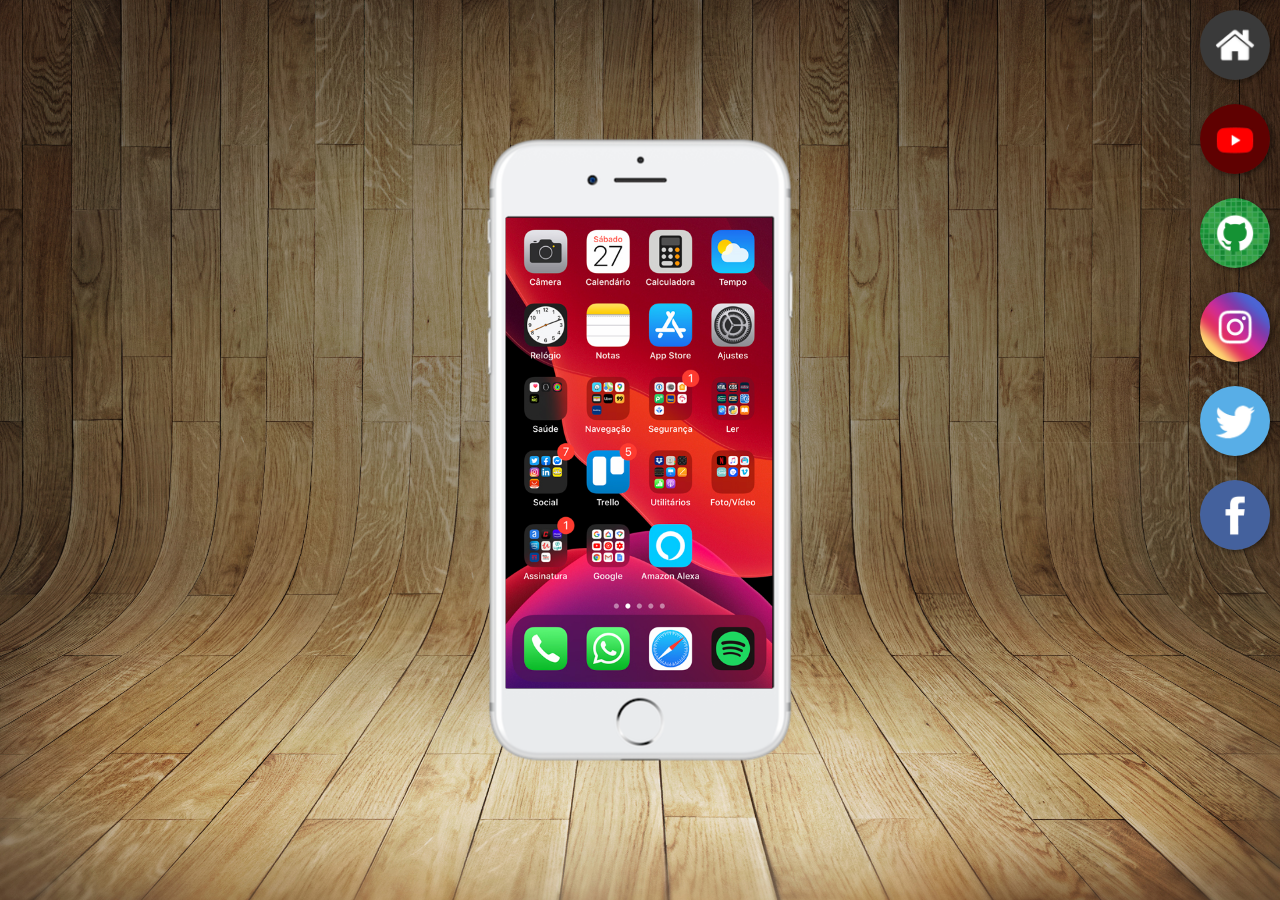
<file: index.html>
<!DOCTYPE html>
<html lang="pt-br">
<head>
    <meta charset="UTF-8">
    <meta name="viewport" content="width=device-width, initial-scale=1.0">
    <link rel="shortcut icon" href="favicon.ico" type="image/x-icon">
    <link rel="stylesheet" href="estilos/style.css">
    <title>Projeto Redes Sociais</title>
</head>
<body>
    <main>
        <section id="telefone">
            <iframe src="home.html" frameborder="0" name="tela" id="tela">
                Seu navegador não é compatível com isso.
            </iframe>

        </section>
        <section id="redes-sociais">

            <a href="home.html" target="tela"><img src="imagens/logo-home.jpg" alt="home"></a> <br>
            <a href="youtube.html" target="tela"><img src="imagens/logo-youtube.jpg" alt="Youtube"></a> <br>
            <a href="github.html" target="tela"><img src="imagens/logo-github.jpg" alt="GitHub"></a> <br>
            <a href="instagram.html" target="tela"><img src="imagens/logo-instagram.jpg" alt="Instagram"></a> <br>
            <a href="twitter.html" target="tela"><img src="imagens/logo-twitter.jpg" alt="Twitter"></a> <br>
            <a href="facebook.html" target="tela"><img src="imagens/logo-facebook.jpg" alt="Facebook"></a> <br>

        </section>
    </main>
    
</body>
</html>
</file>
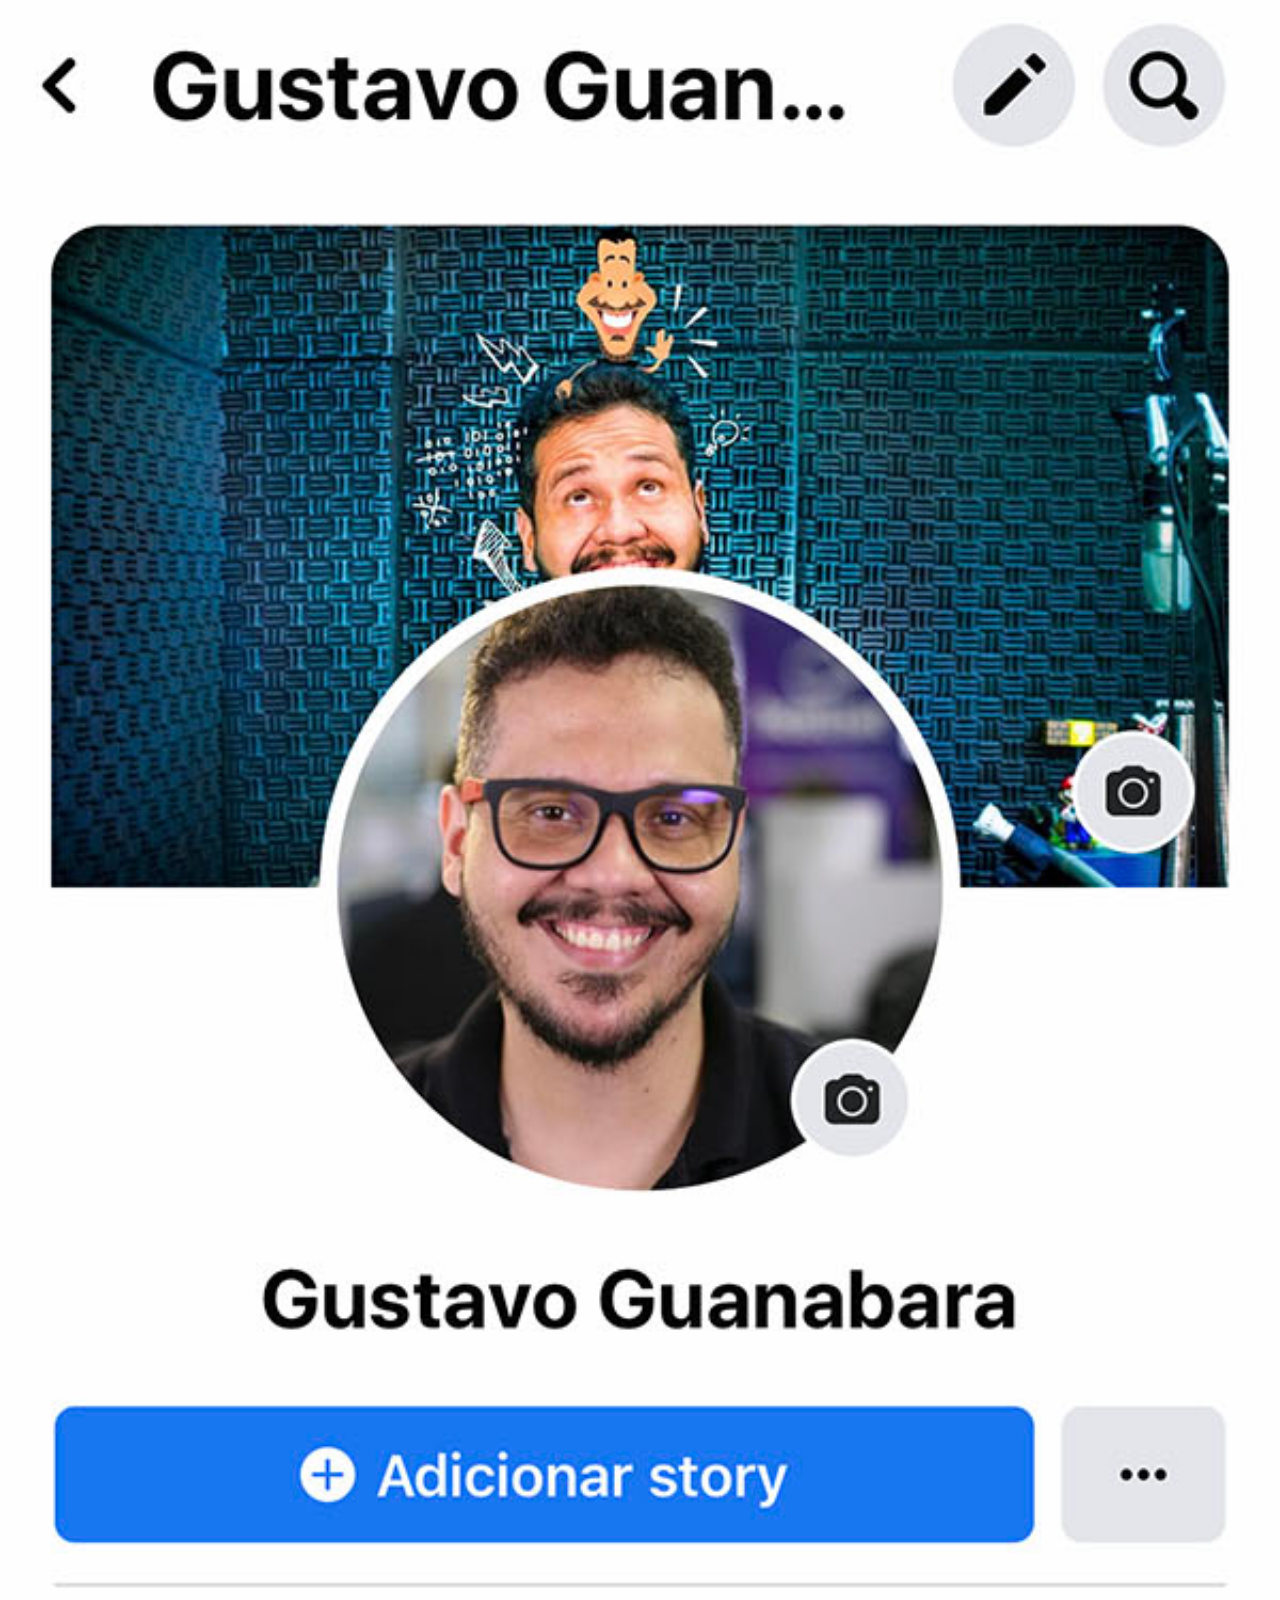
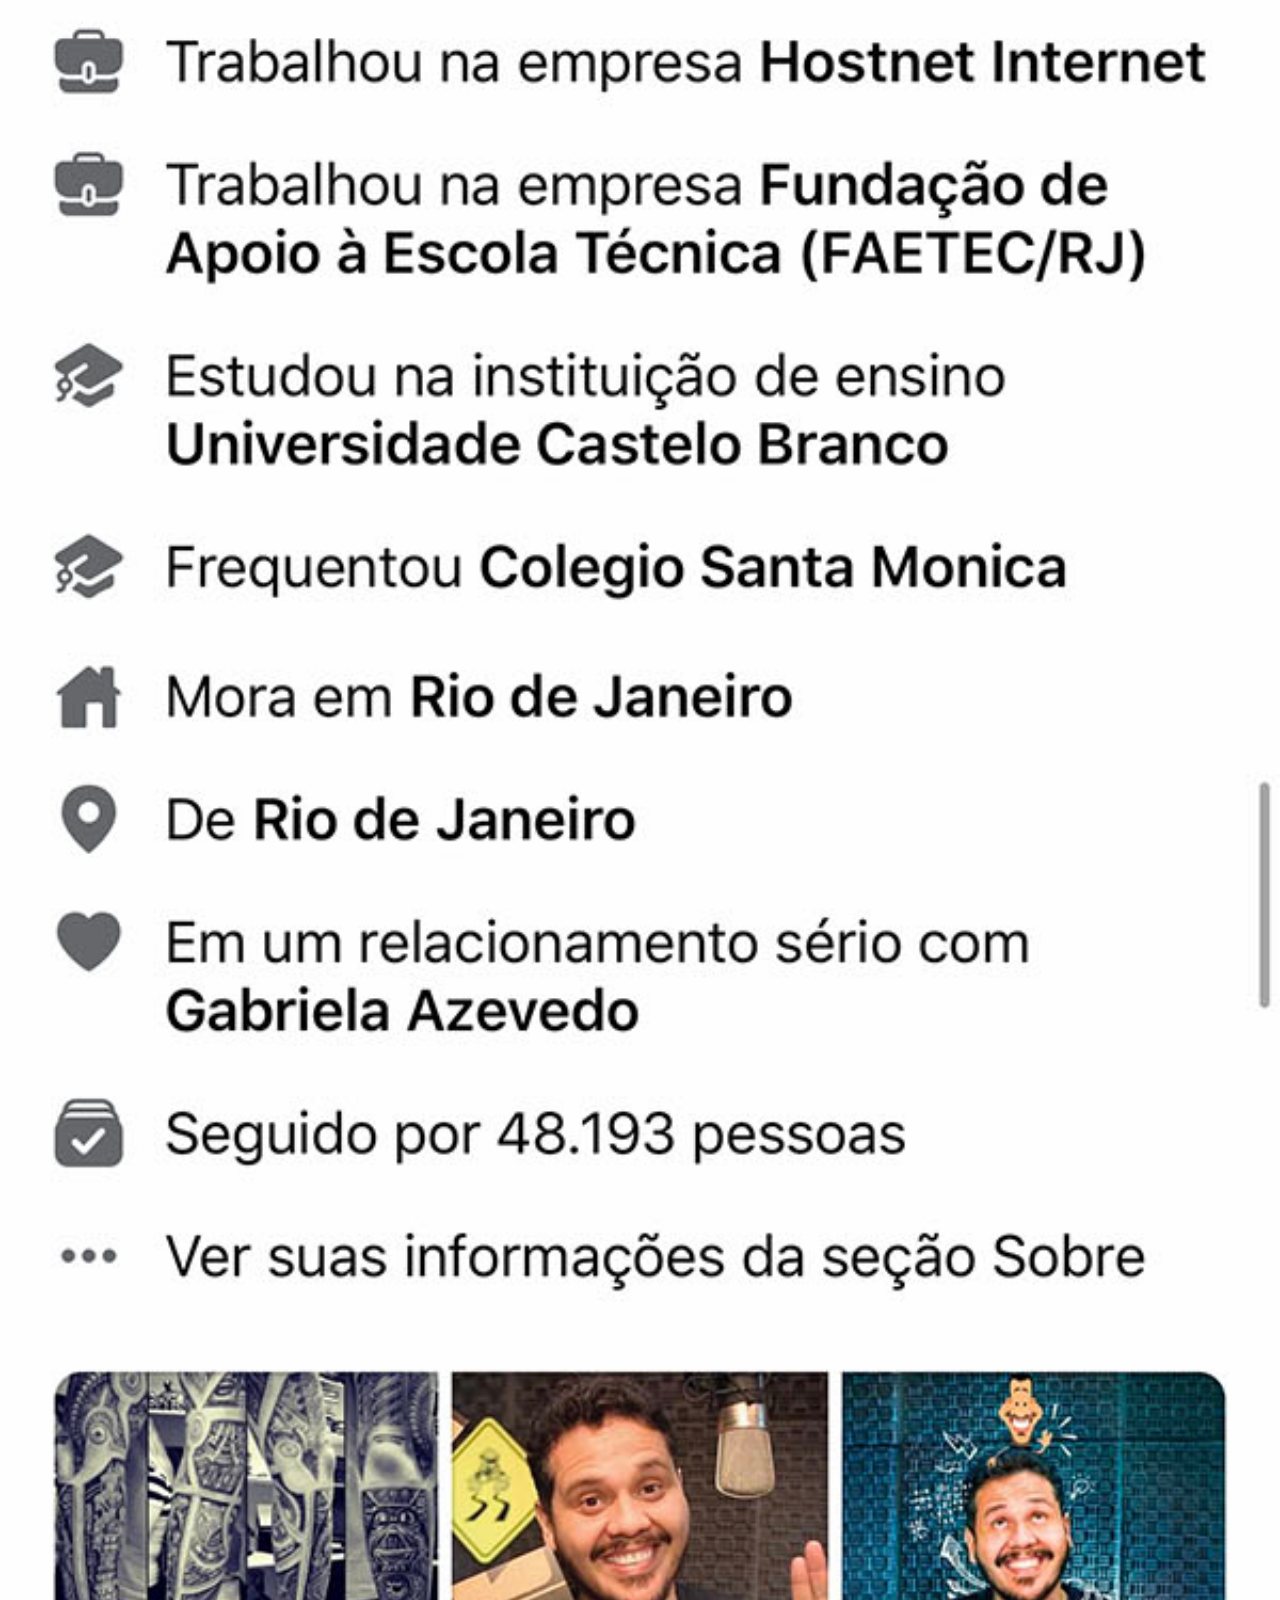
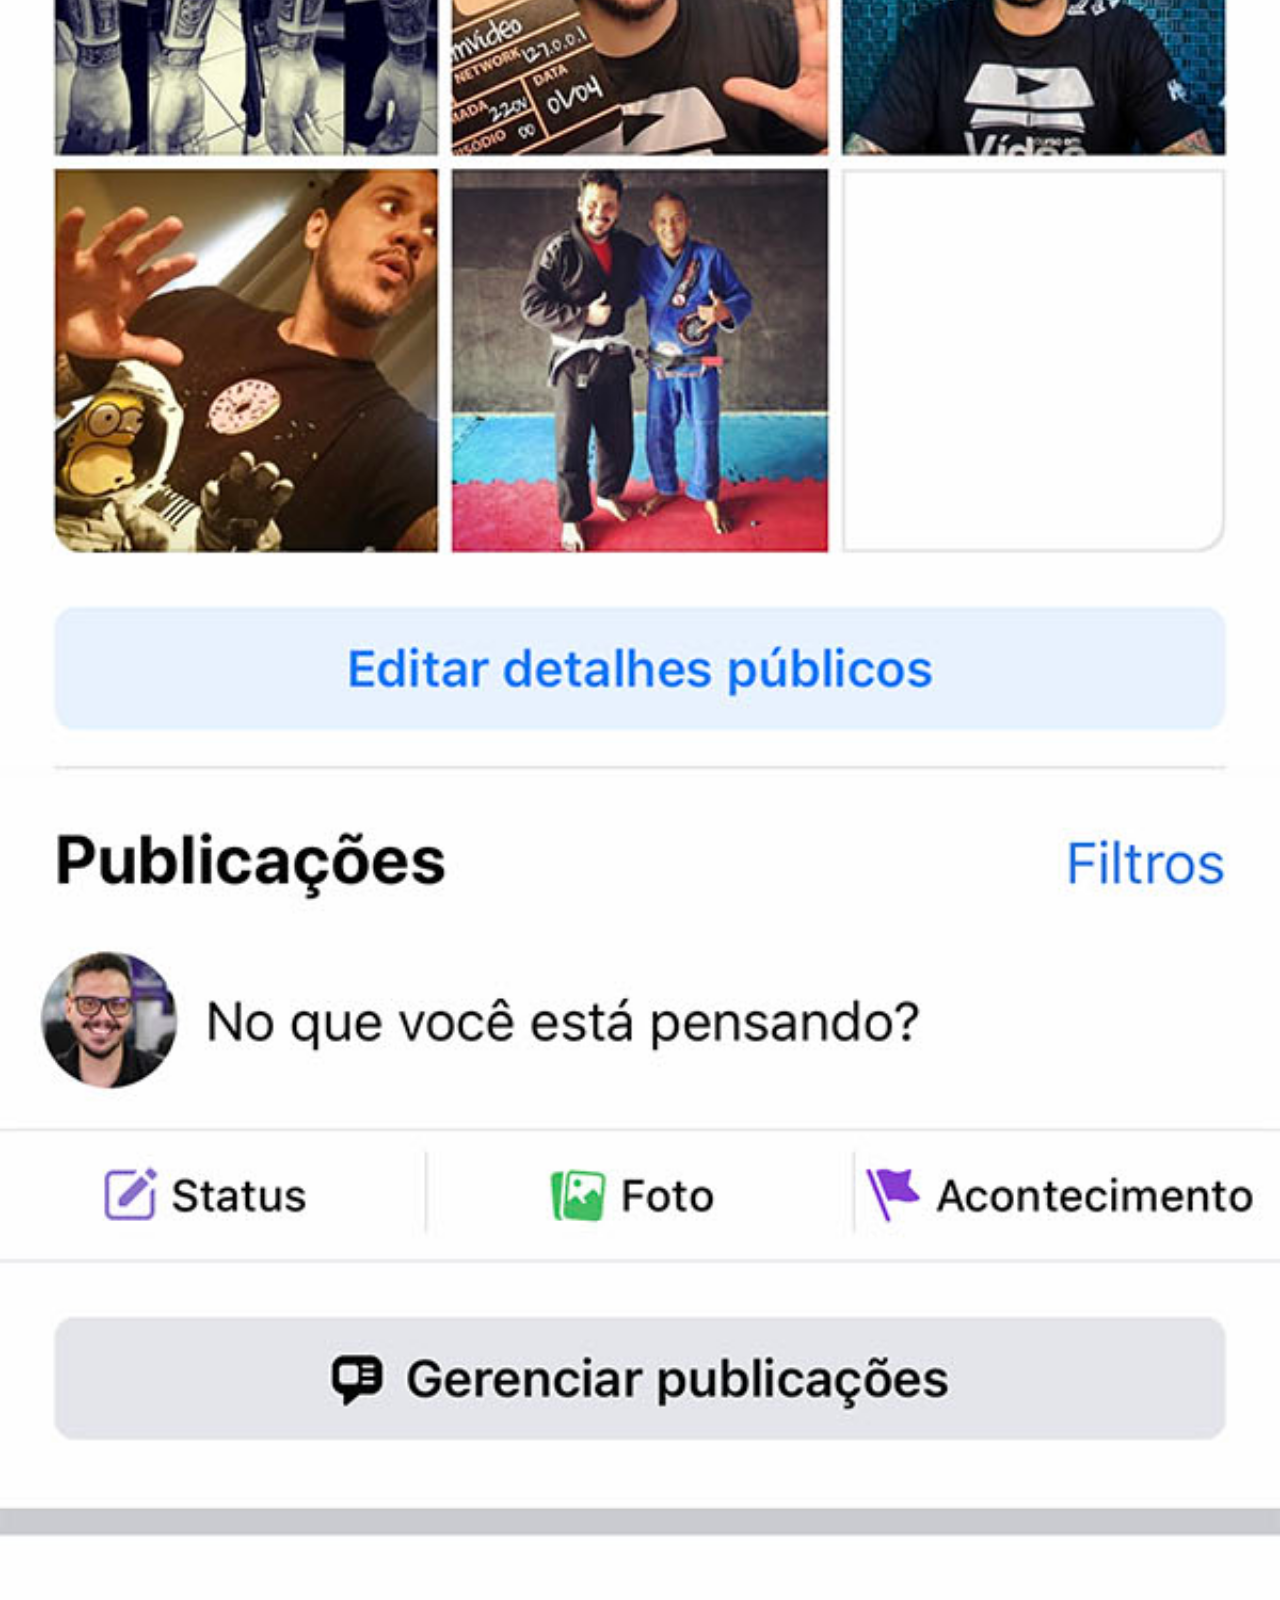
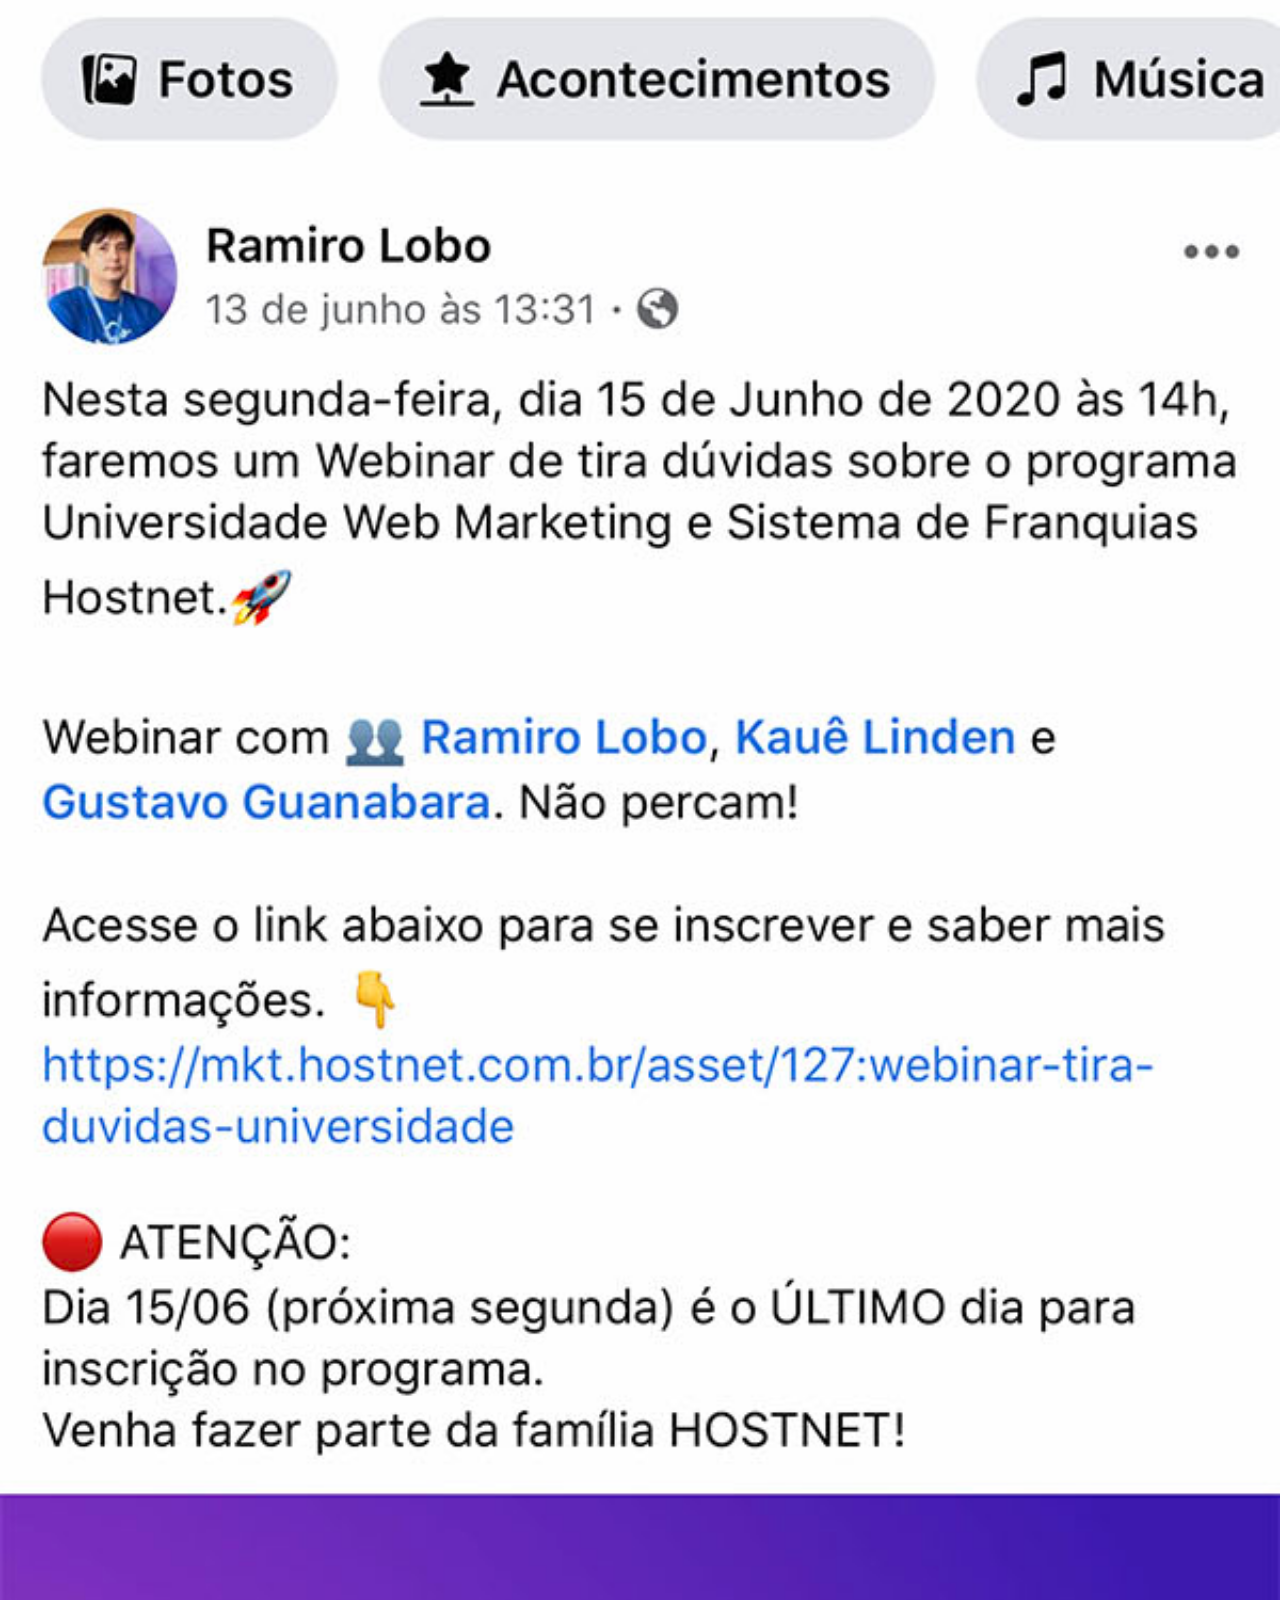
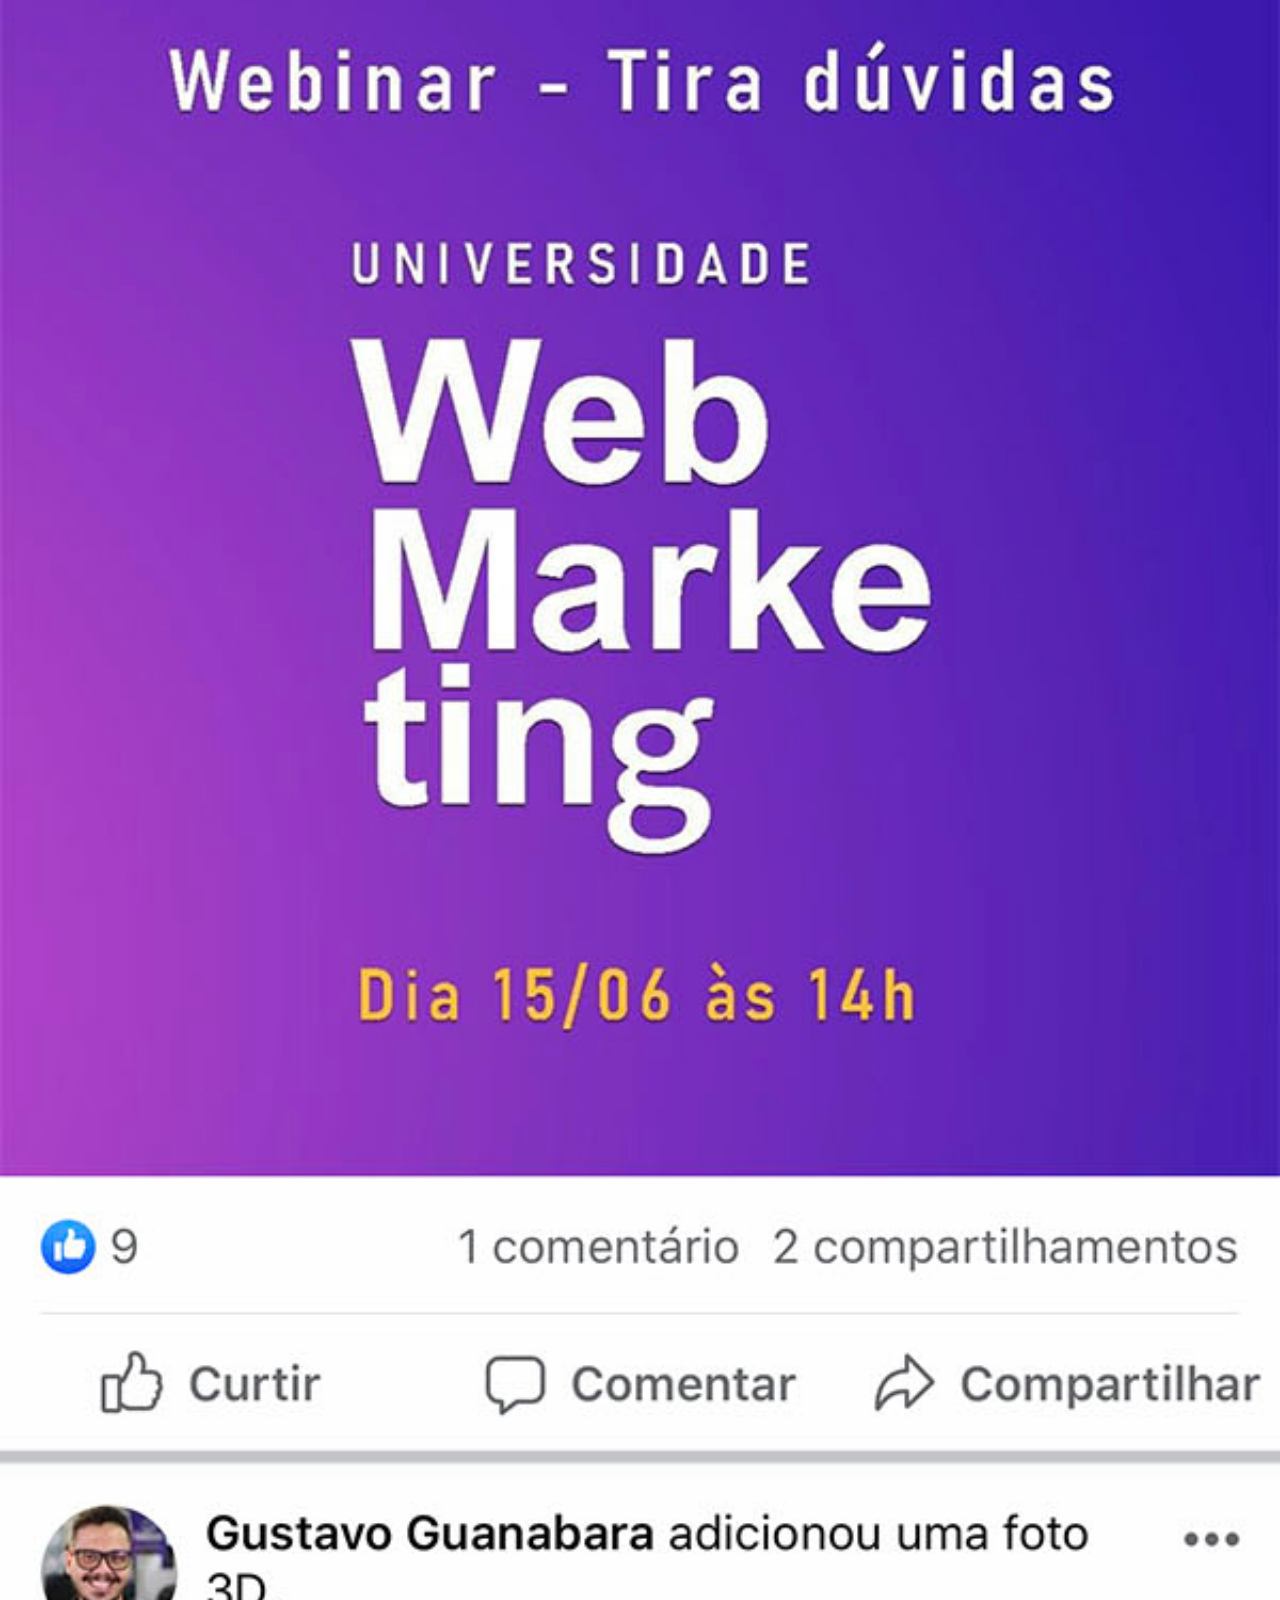
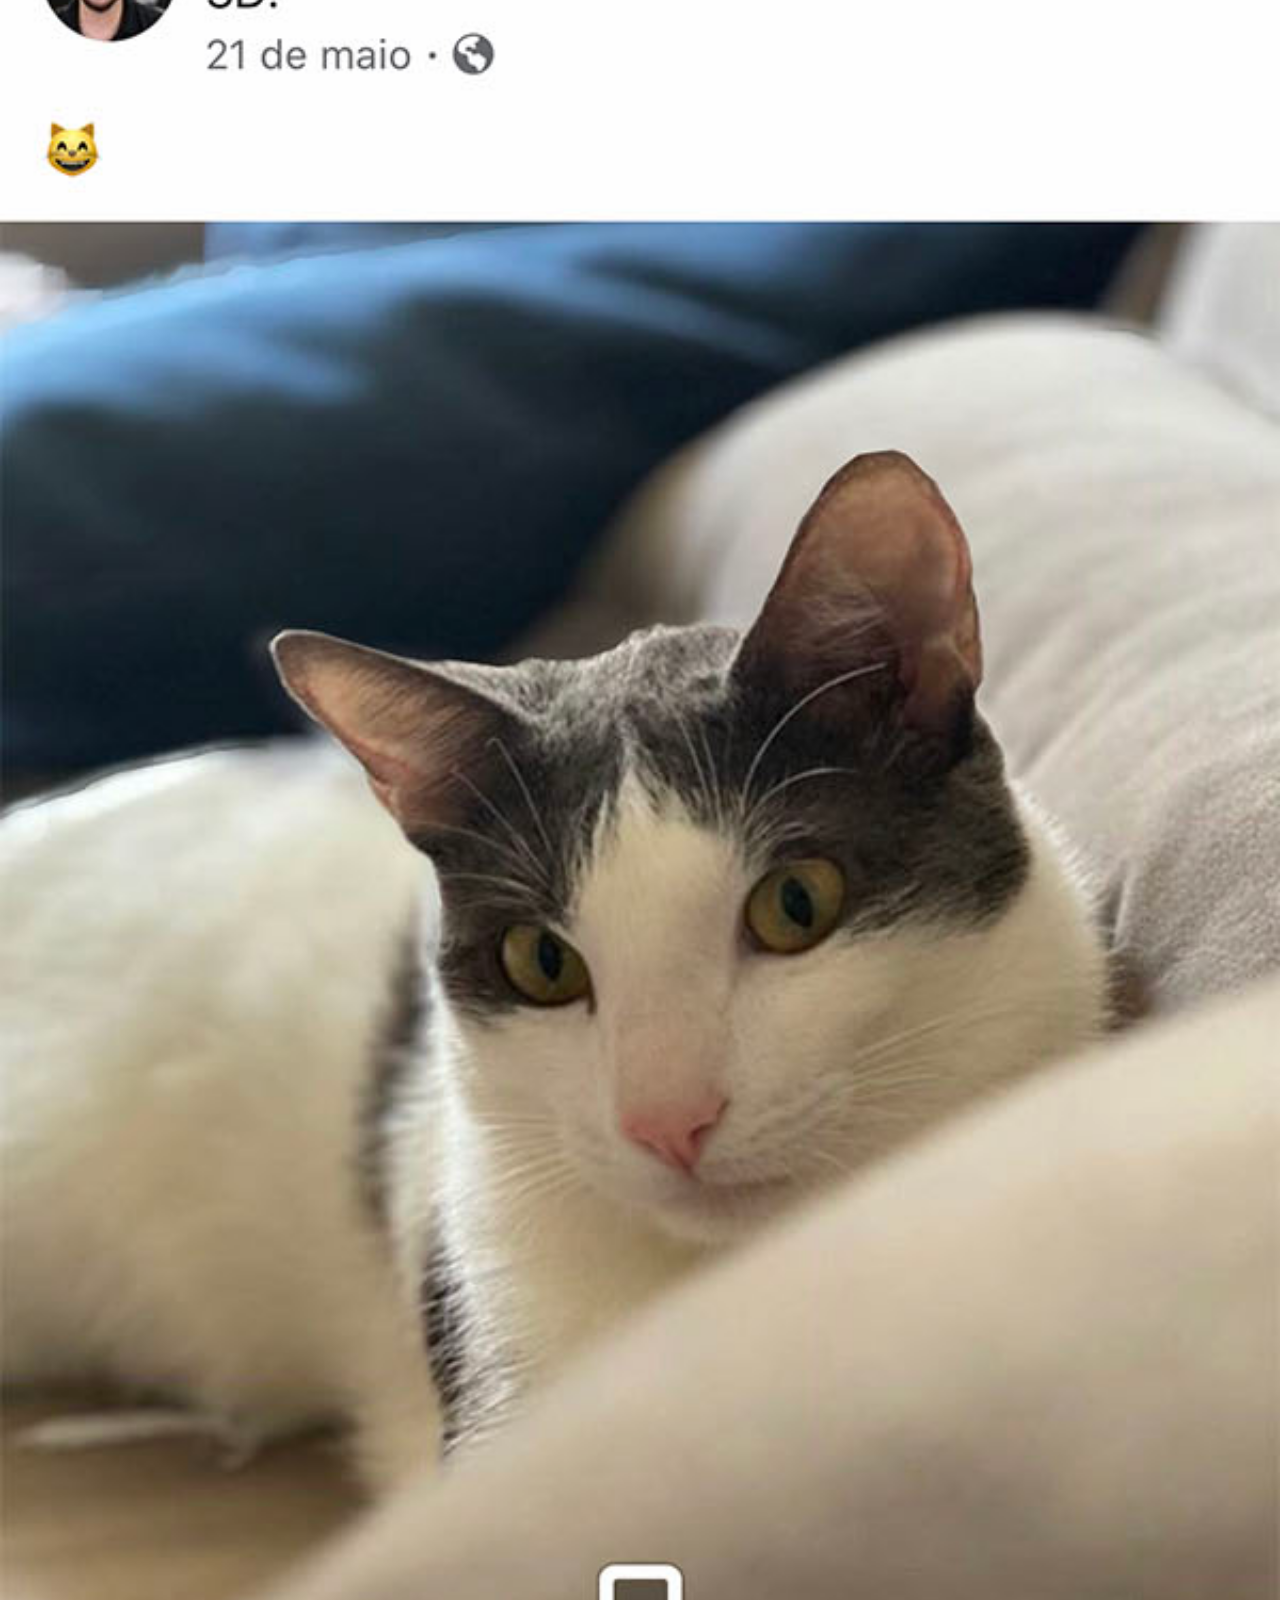
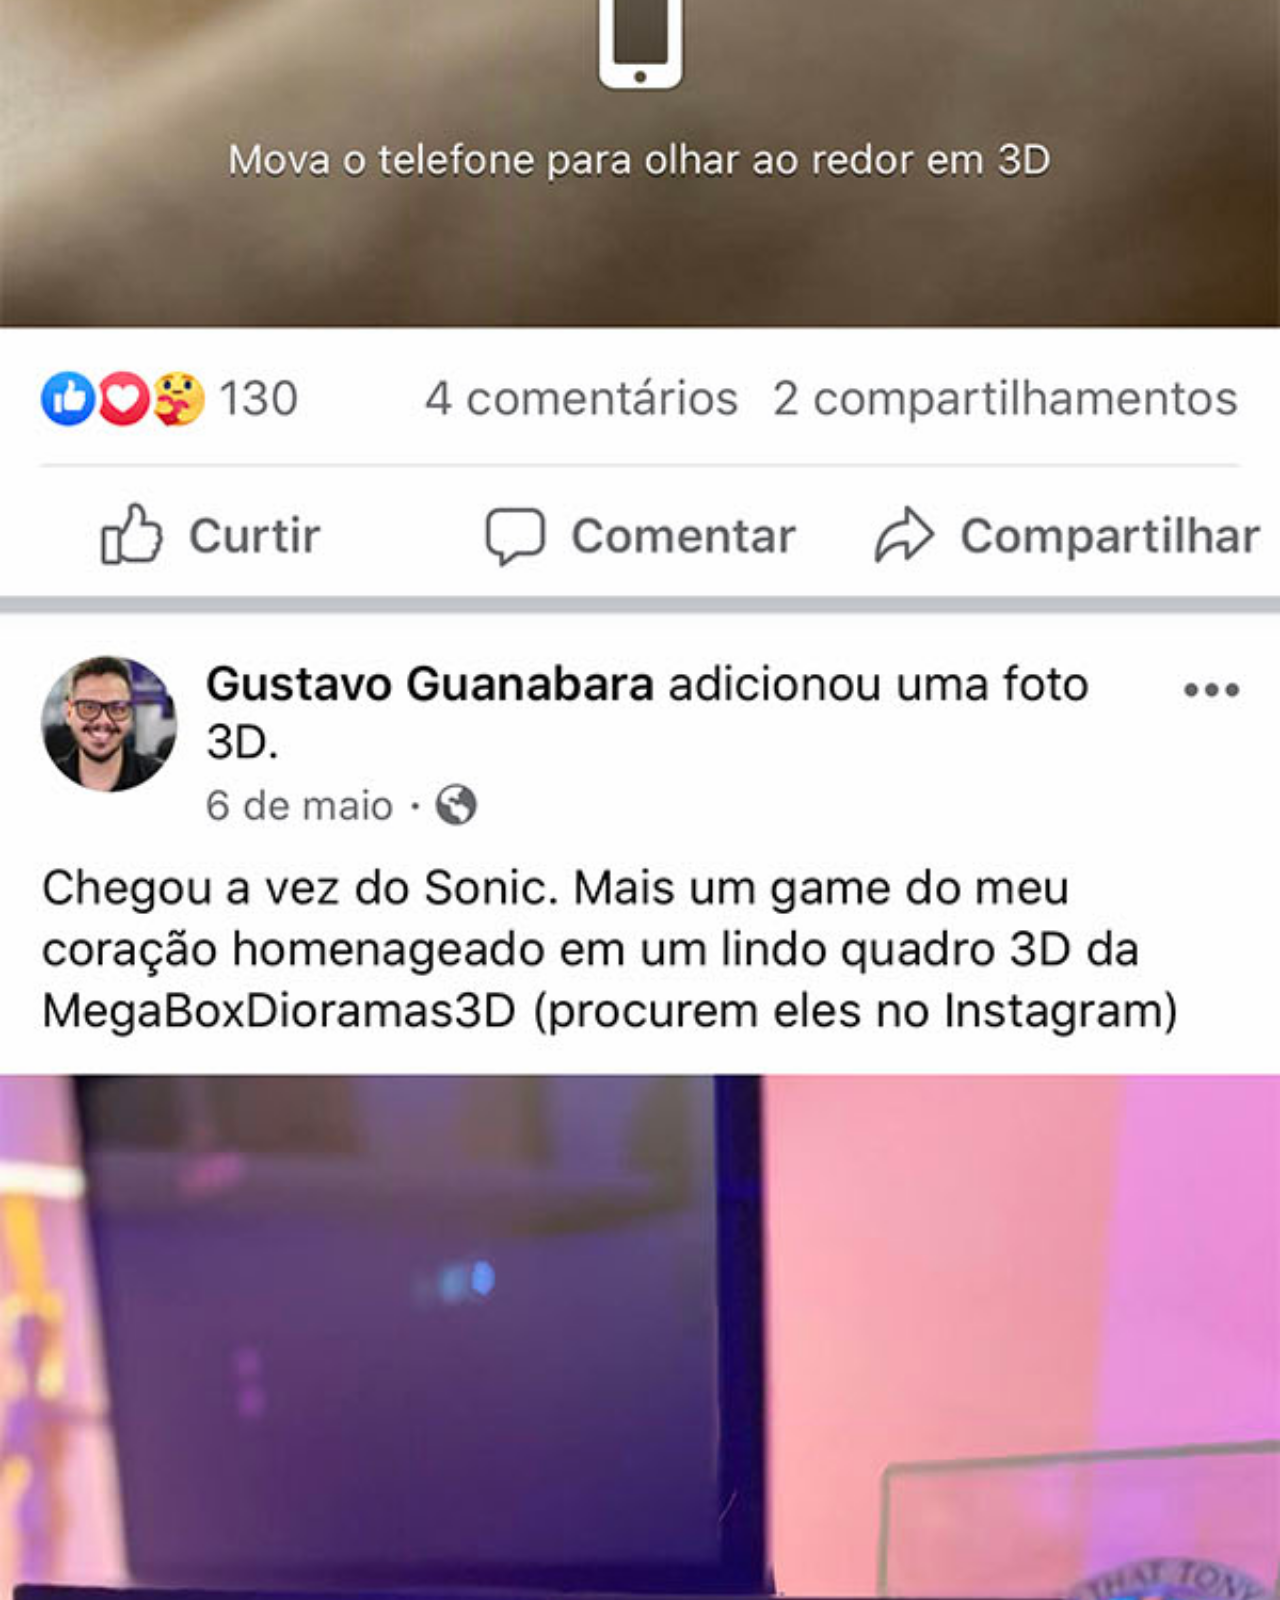
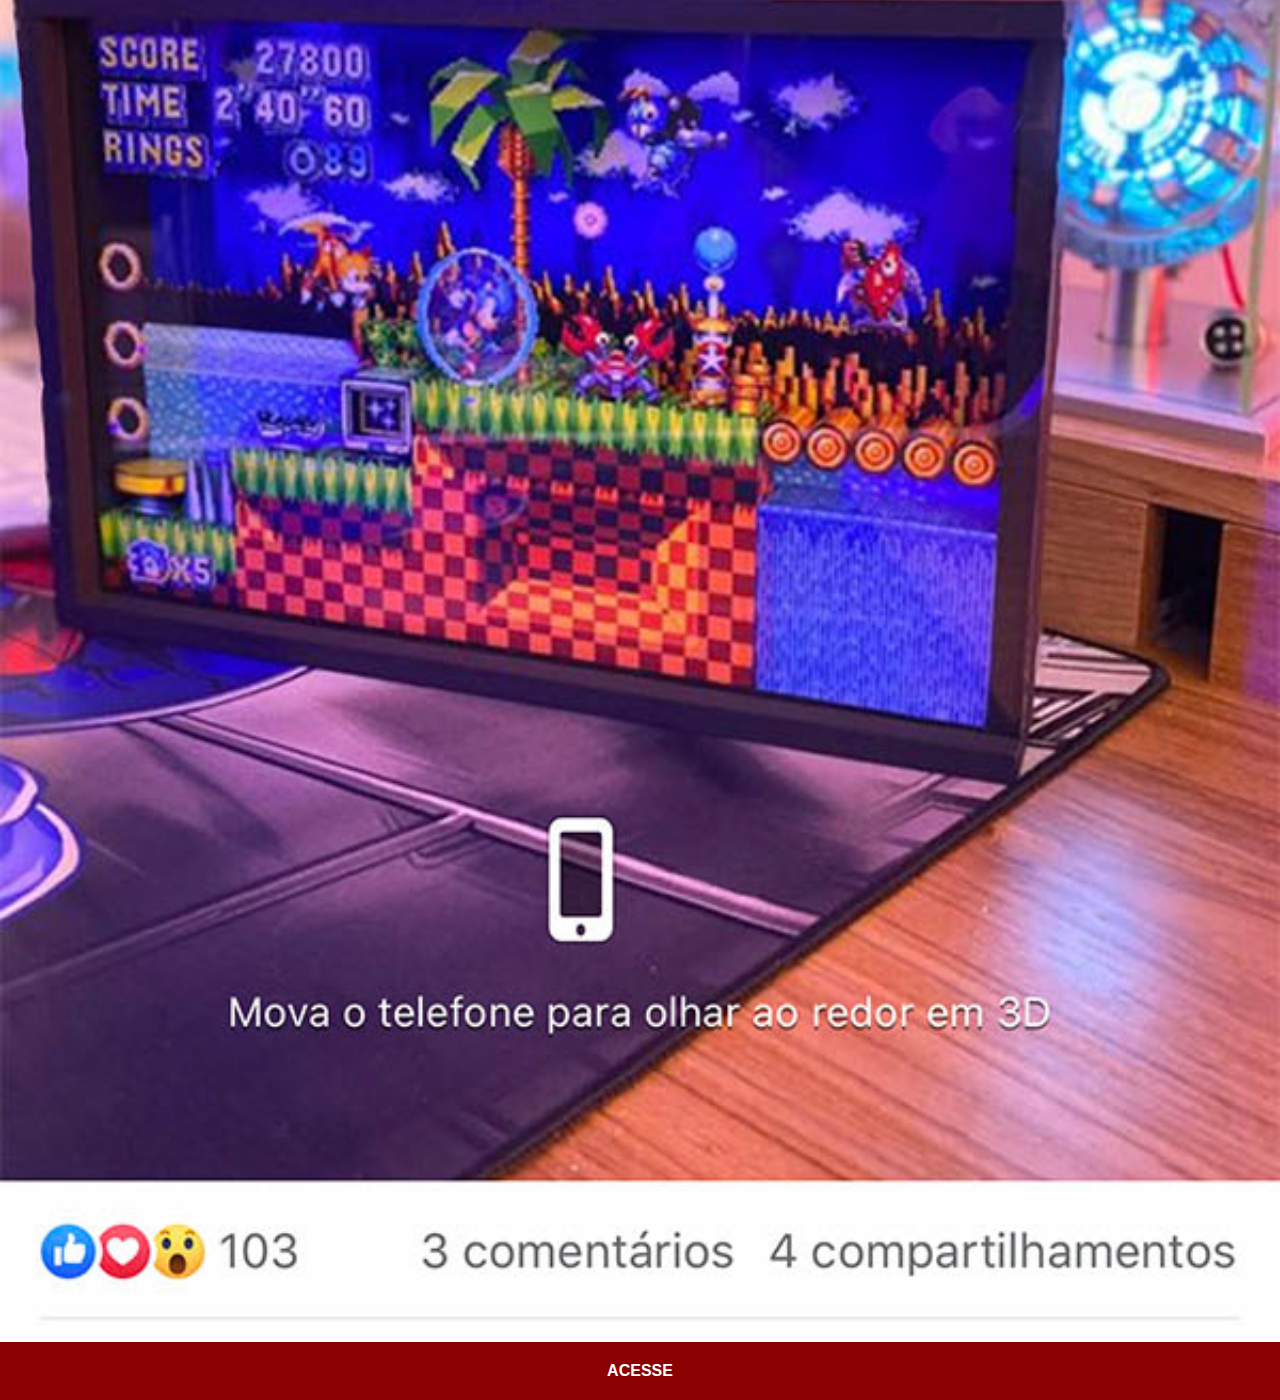
<file: facebook.html>
<!DOCTYPE html>
<html lang="pt-br">
<head>
    <meta charset="UTF-8">
    <meta name="viewport" content="width=device-width, initial-scale=1.0">
    <title>Facebook</title>
    <link rel="stylesheet" href="estilos/social.css">
</head>
<body>
    <img src="imagens/tela-facebook.jpg" alt="Facebook">
    <a href="https://www.facebook.com/gabriel.amaral.731135" target="_blank">ACESSE</a>
</body>
</html>
</file>
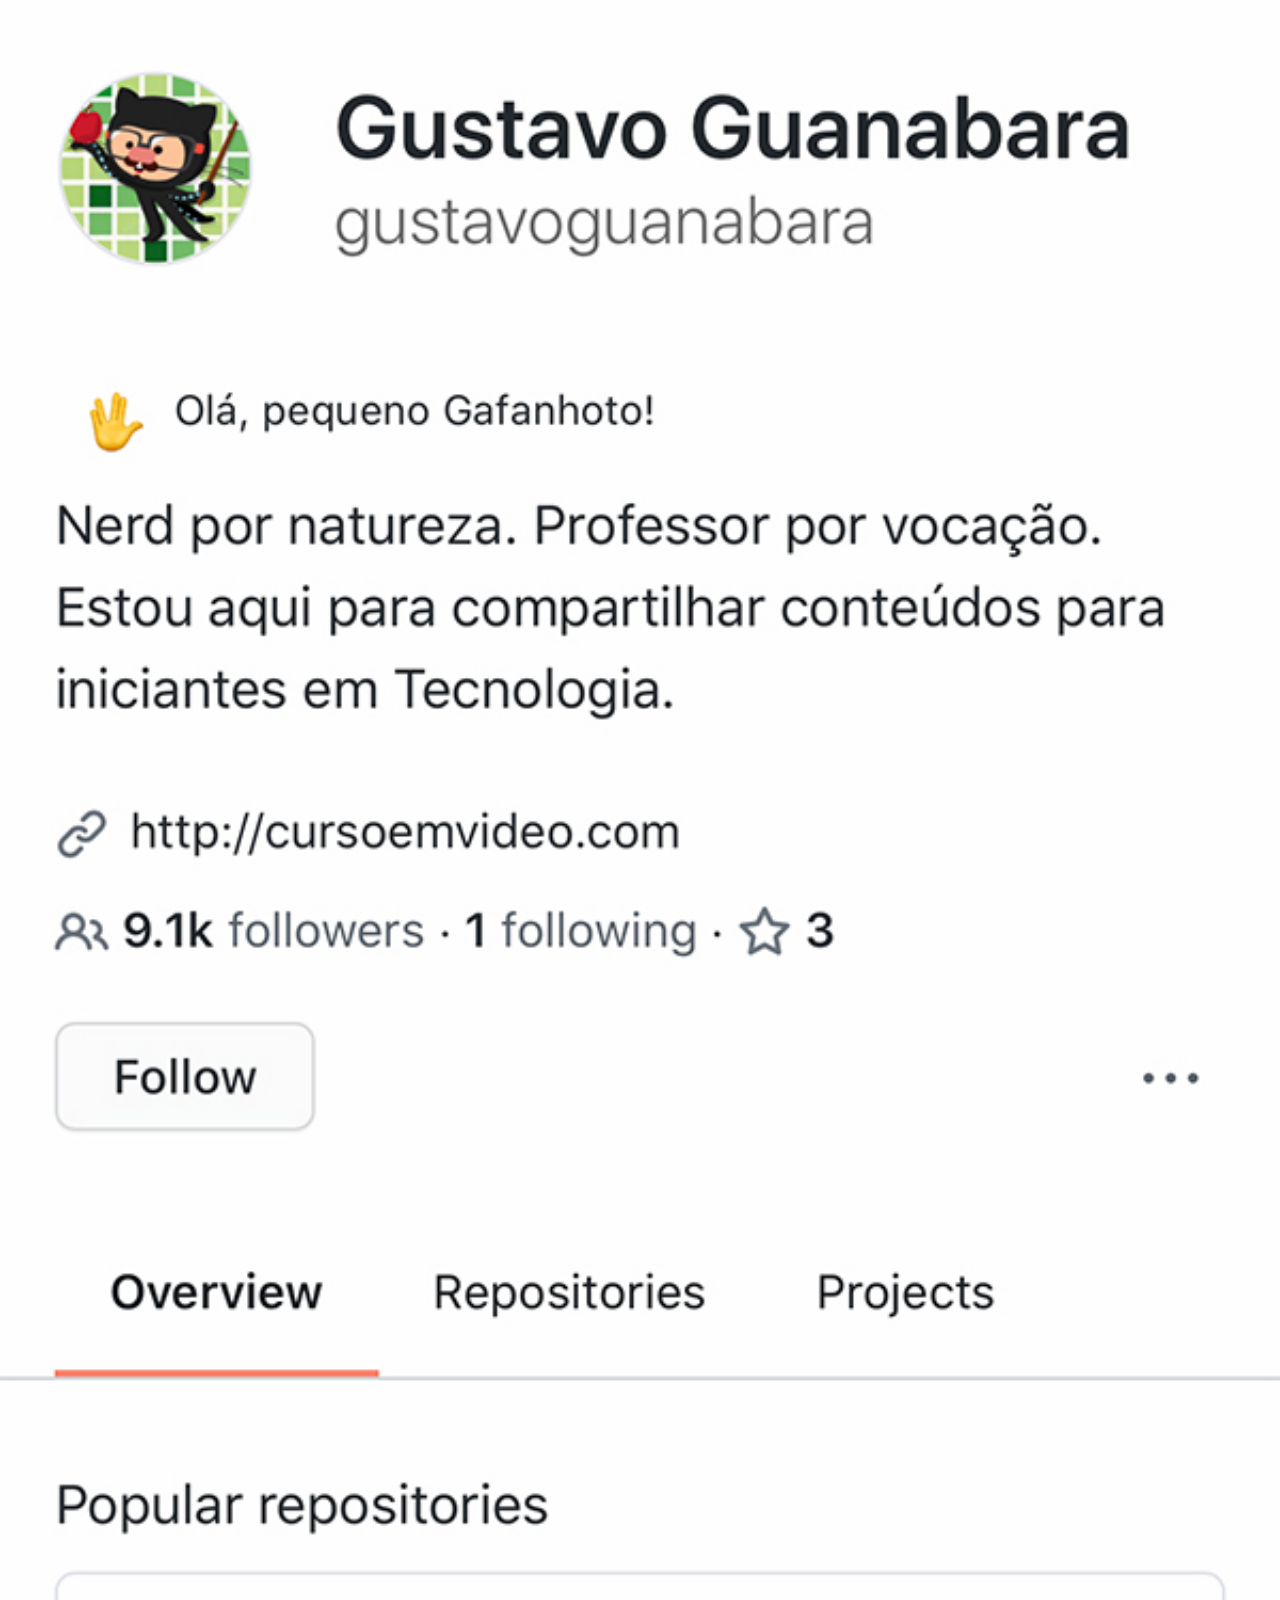
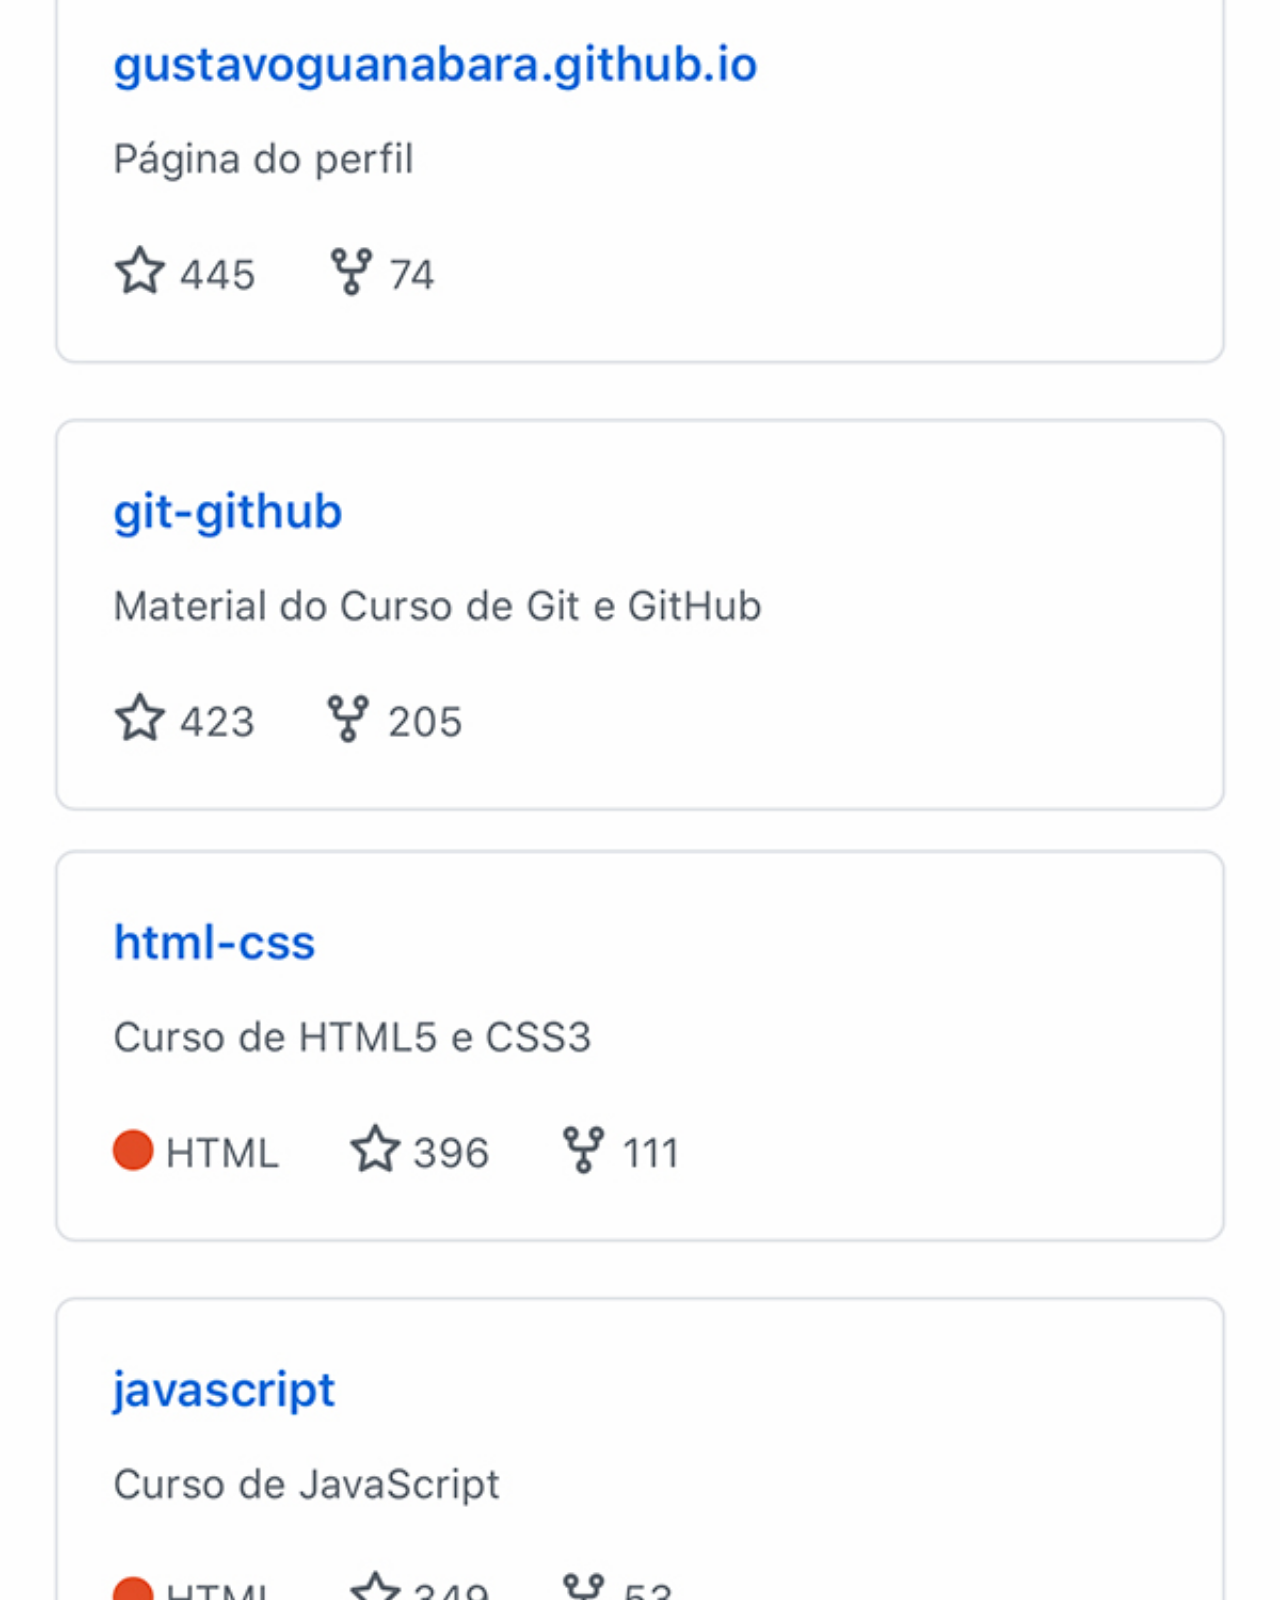
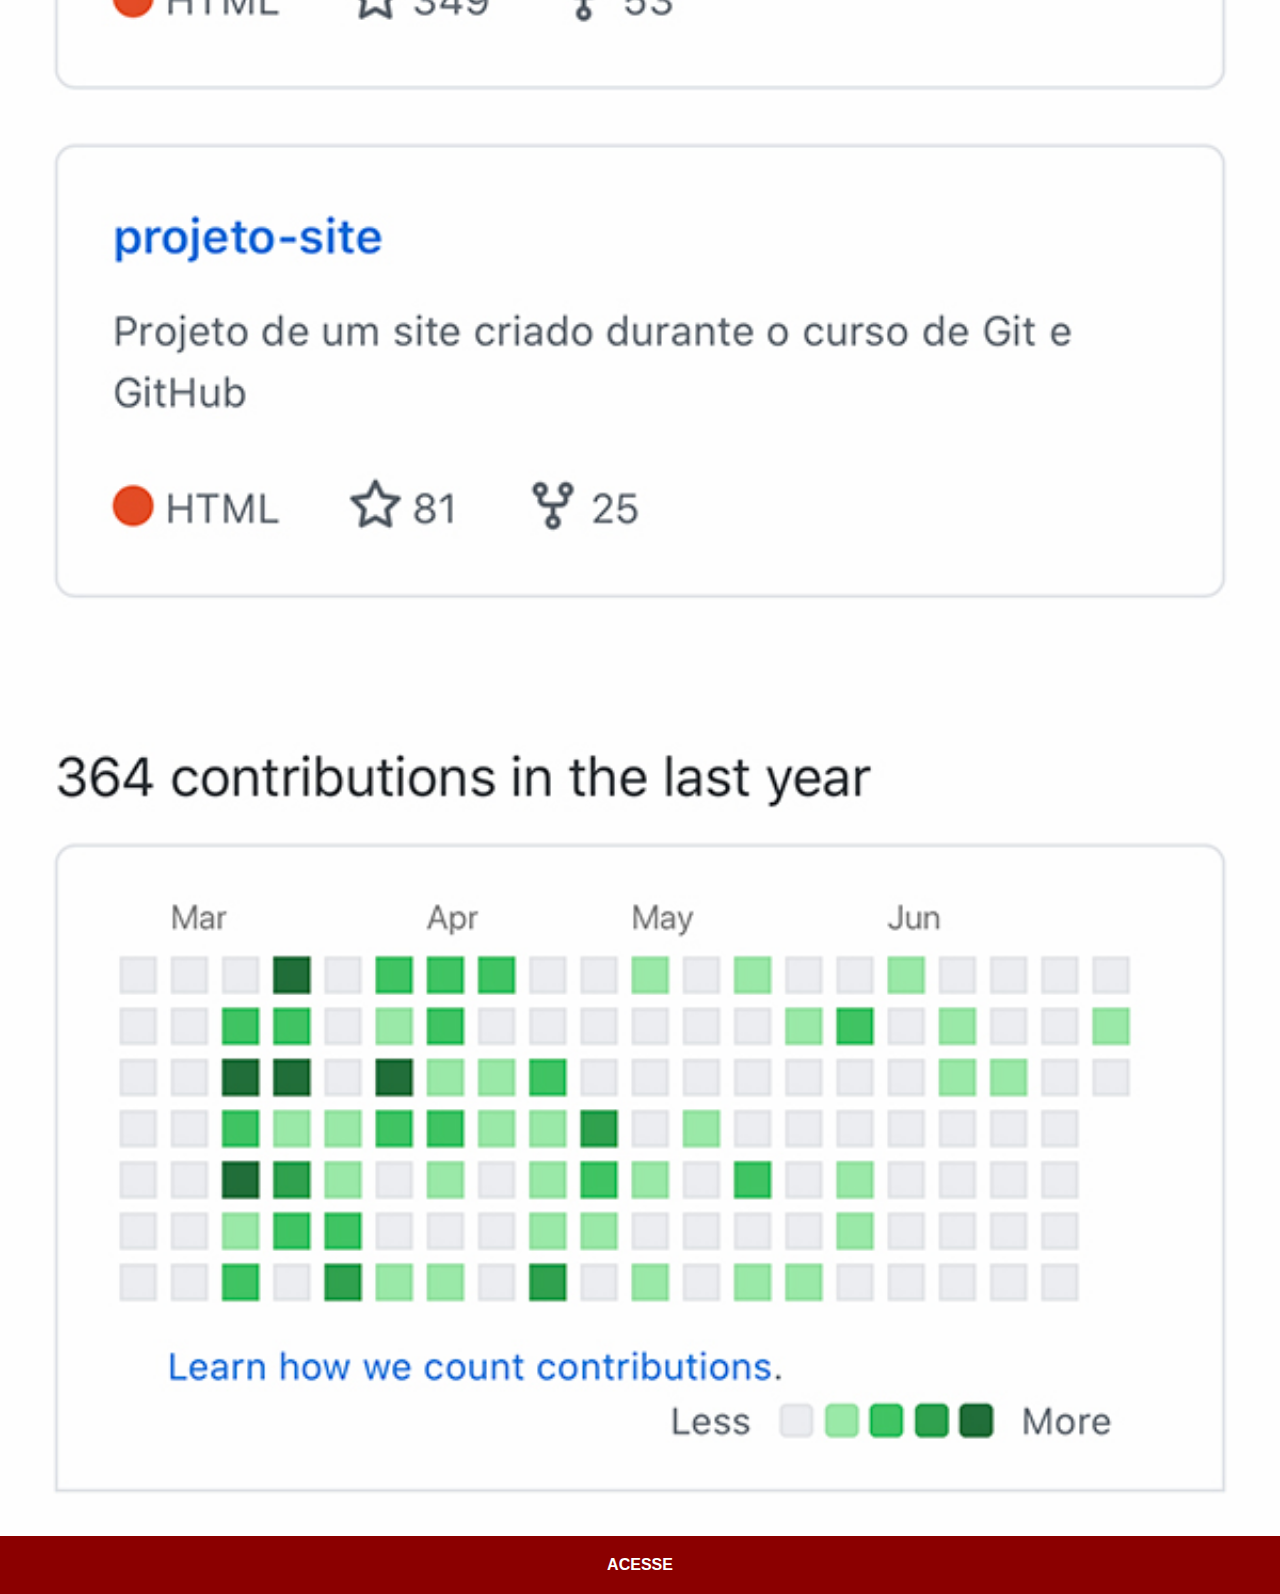
<file: github.html>
<!DOCTYPE html>
<html lang="en">
<head>
    <meta charset="UTF-8">
    <meta name="viewport" content="width=device-width, initial-scale=1.0">
    <title>GitHub</title>
    <link rel="stylesheet" href="estilos/social.css">
</head>
<body>
    <img src="imagens/tela-github.jpg" alt="GitHub">
    <a href="https://github.com/gbamaral-dev" target="_blank">ACESSE</a>
    
</body>
</html>
</file>
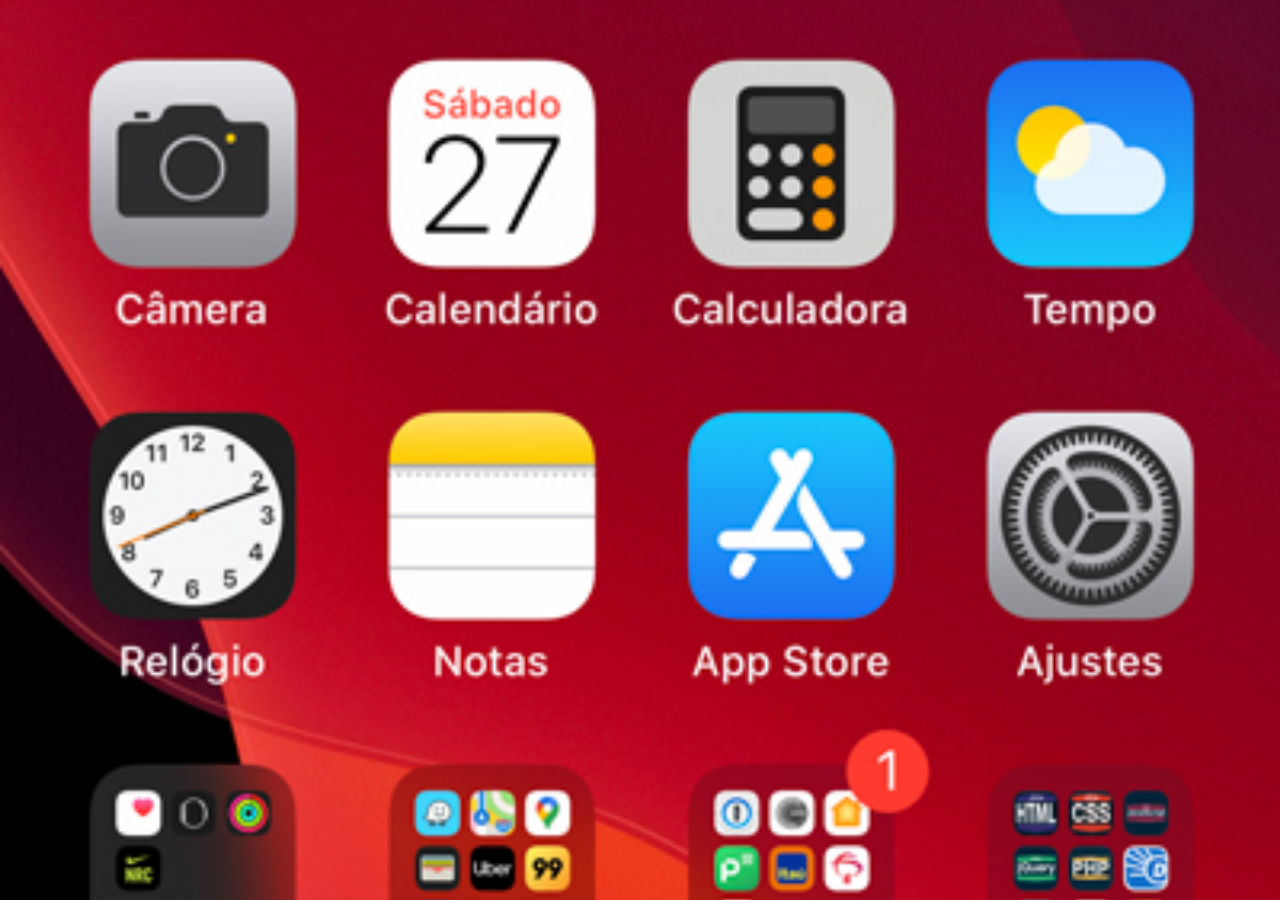
<file: home.html>
<!DOCTYPE html>
<html lang="pt-br">
<head>
    <meta charset="UTF-8">
    <meta name="viewport" content="width=device-width, initial-scale=1.0">
    <title>Home</title>
    <style>
        * {
            margin: 0px;
            padding: 0px;
        }
        body {
            height: 100vh;
            width: 100vw;

            background: black url('imagens/tela-home.jpg') no-repeat top center;
            background-size: cover;
        }
    </style>
</head>
<body>
    
</body>
</html>
</file>
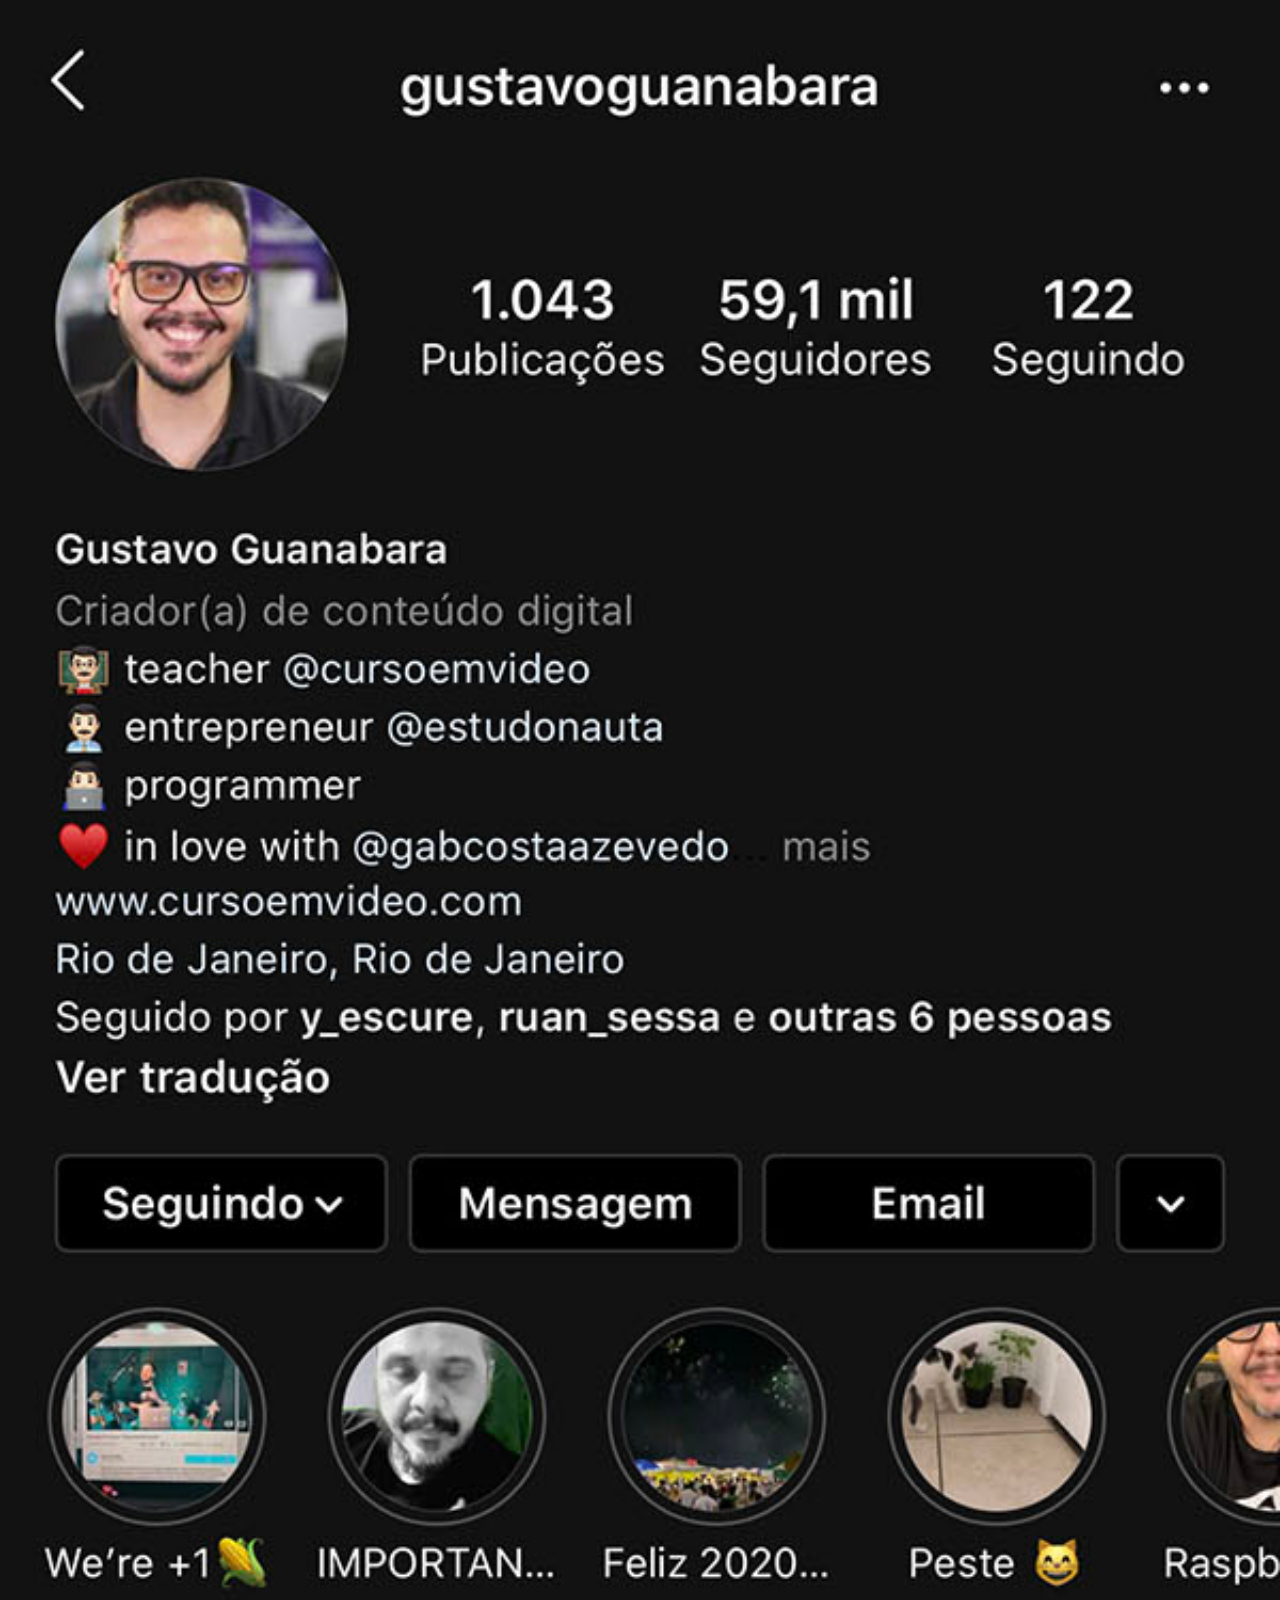
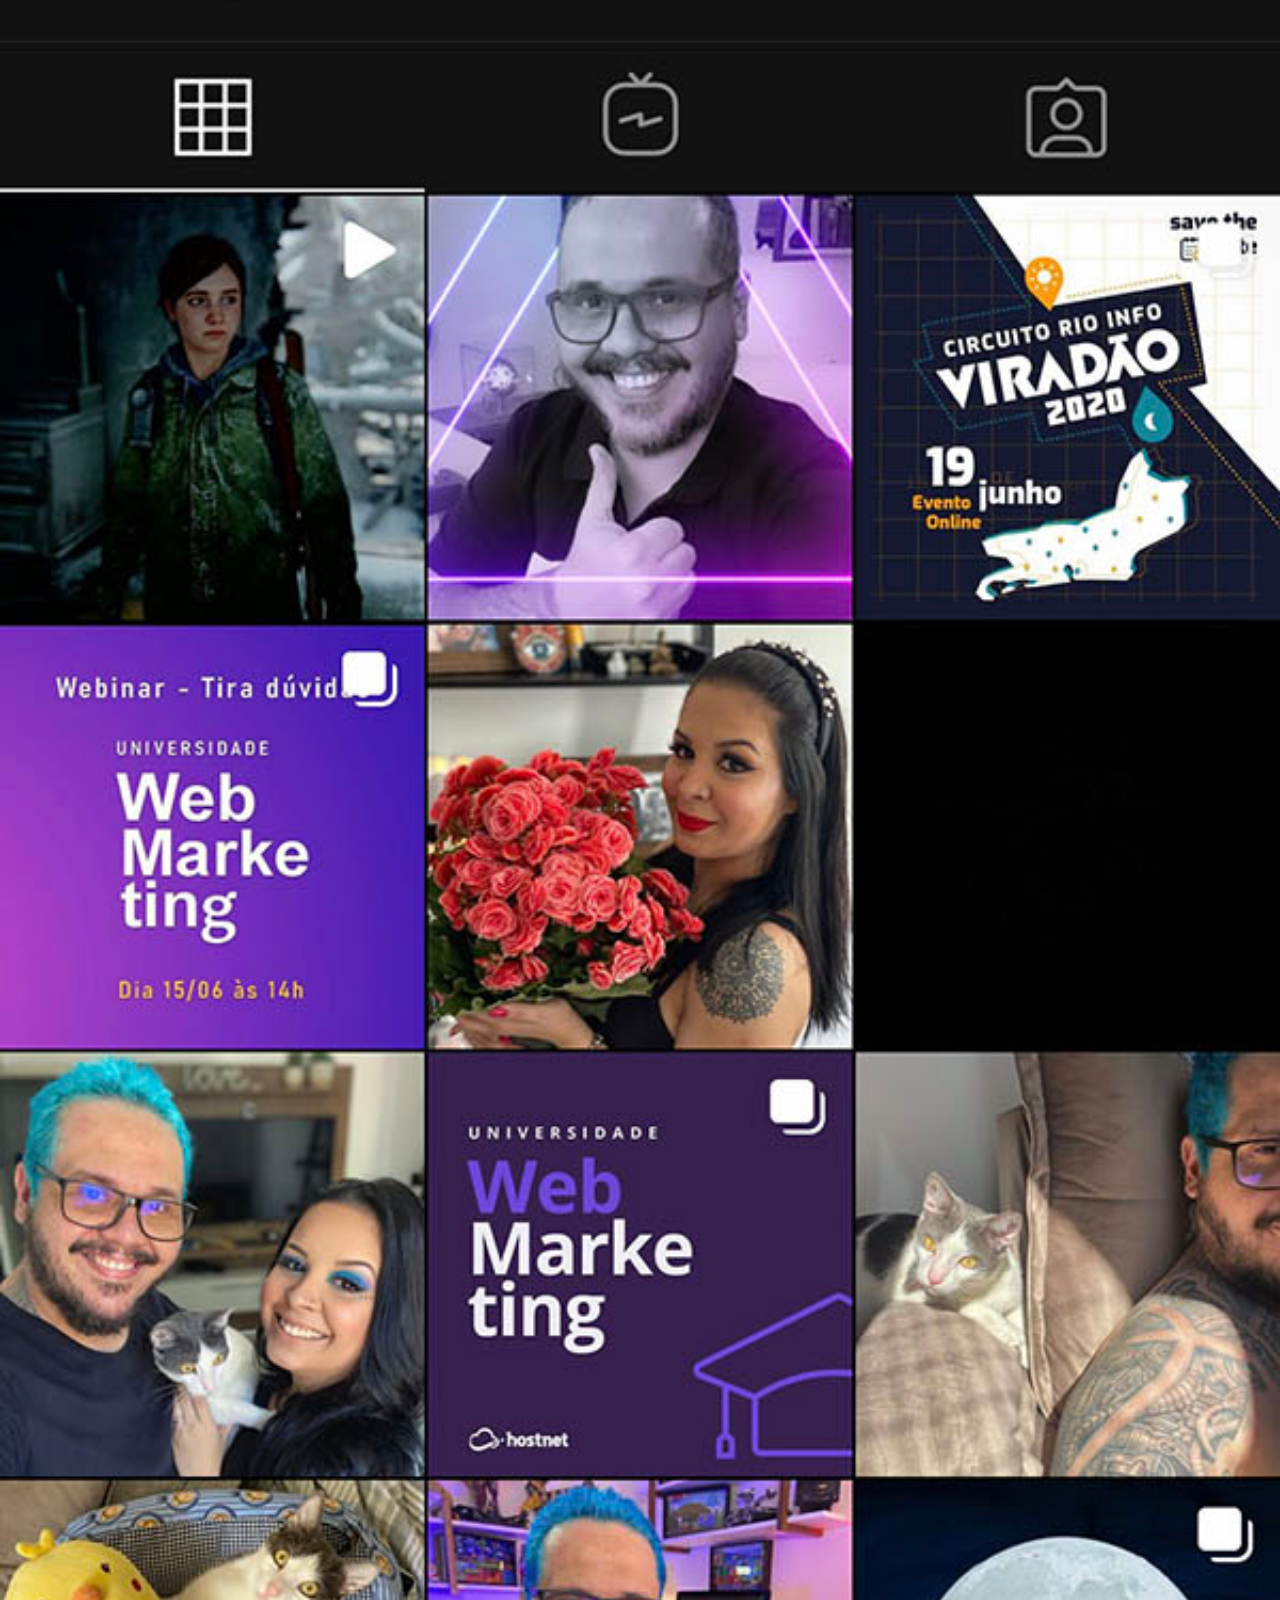
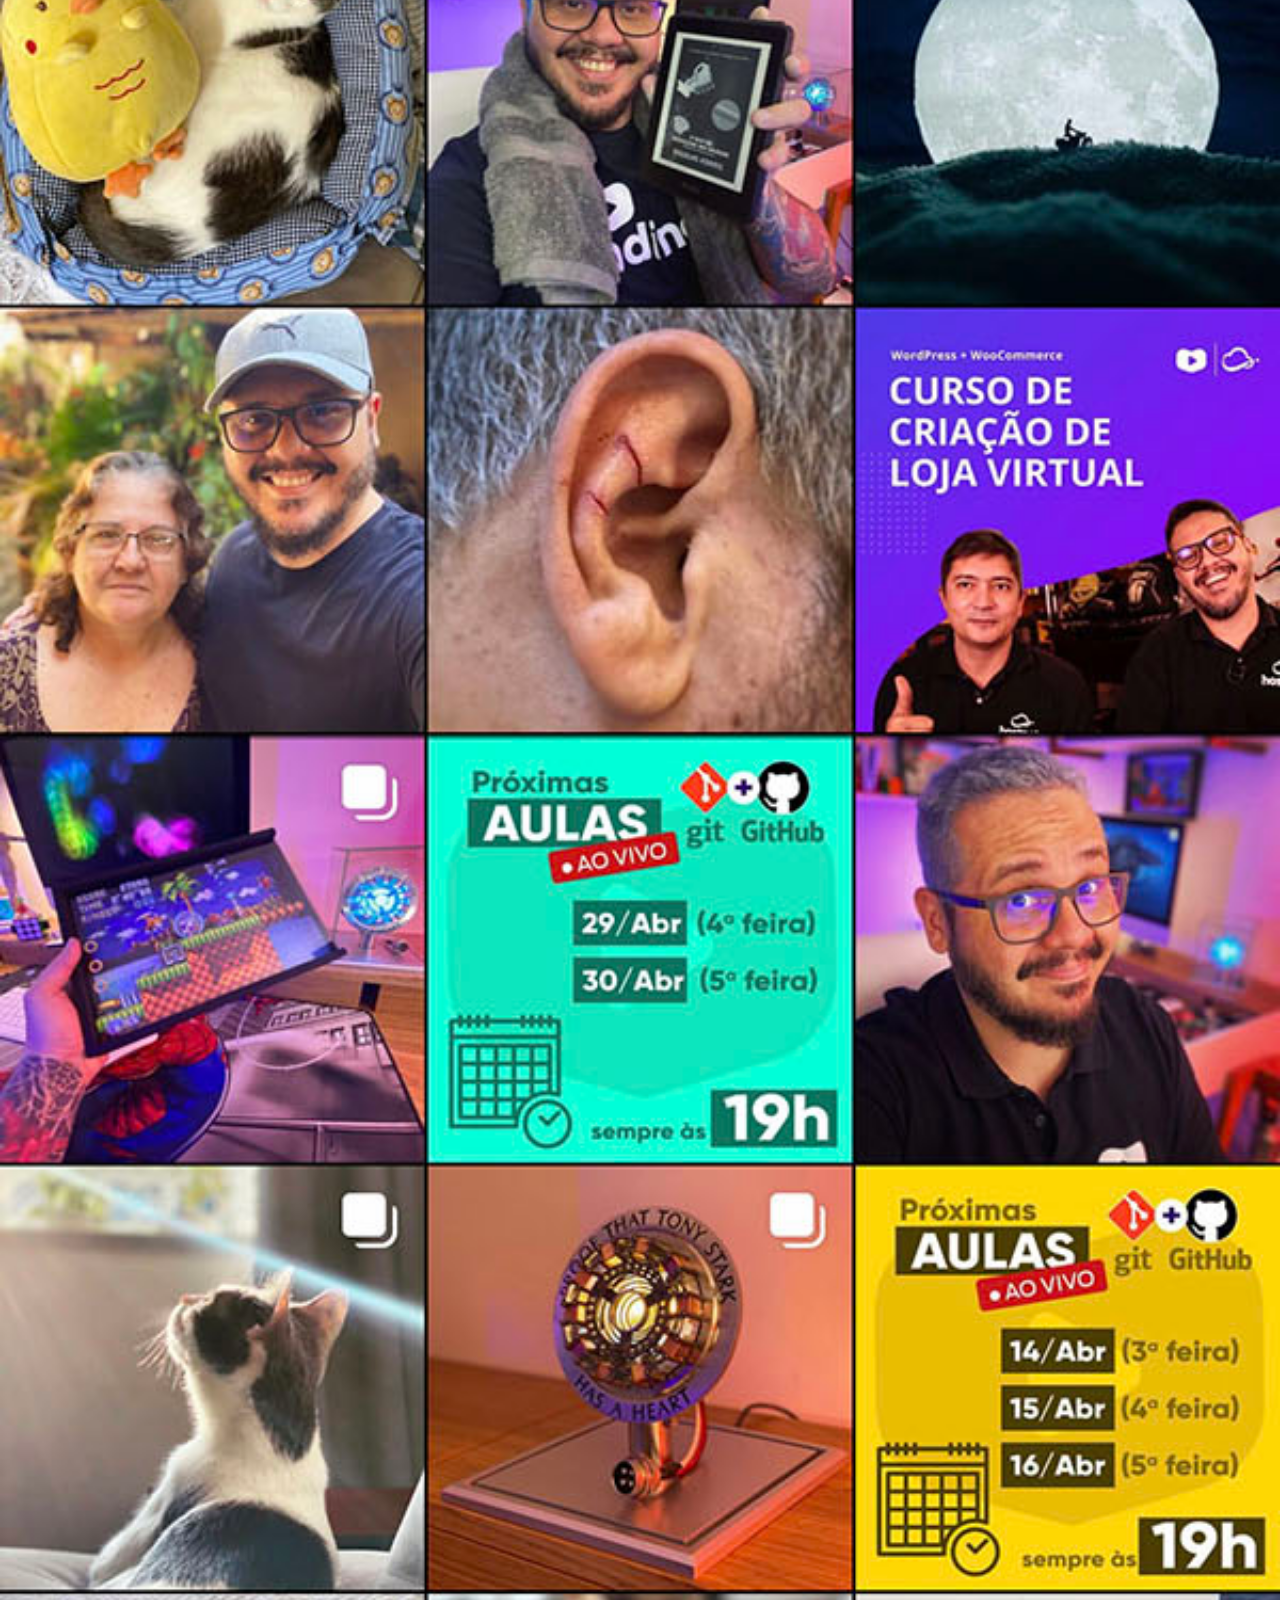
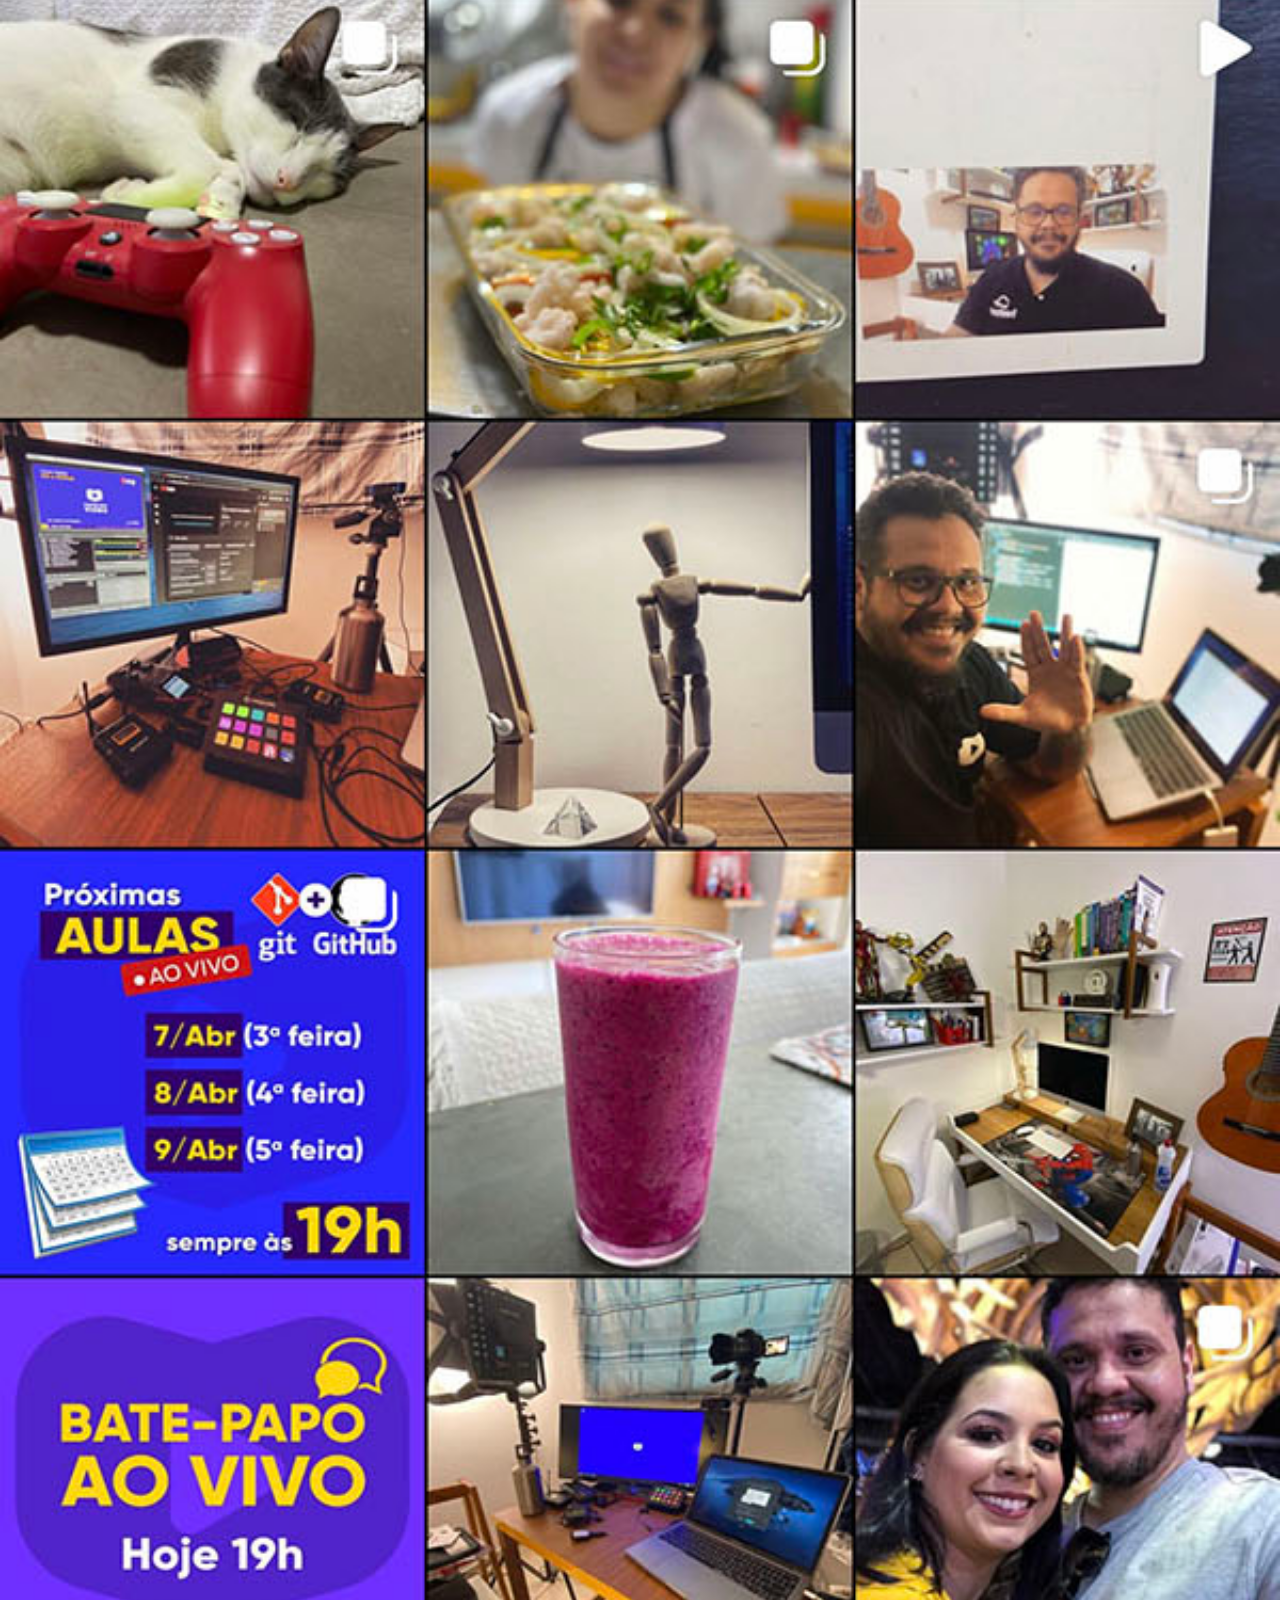
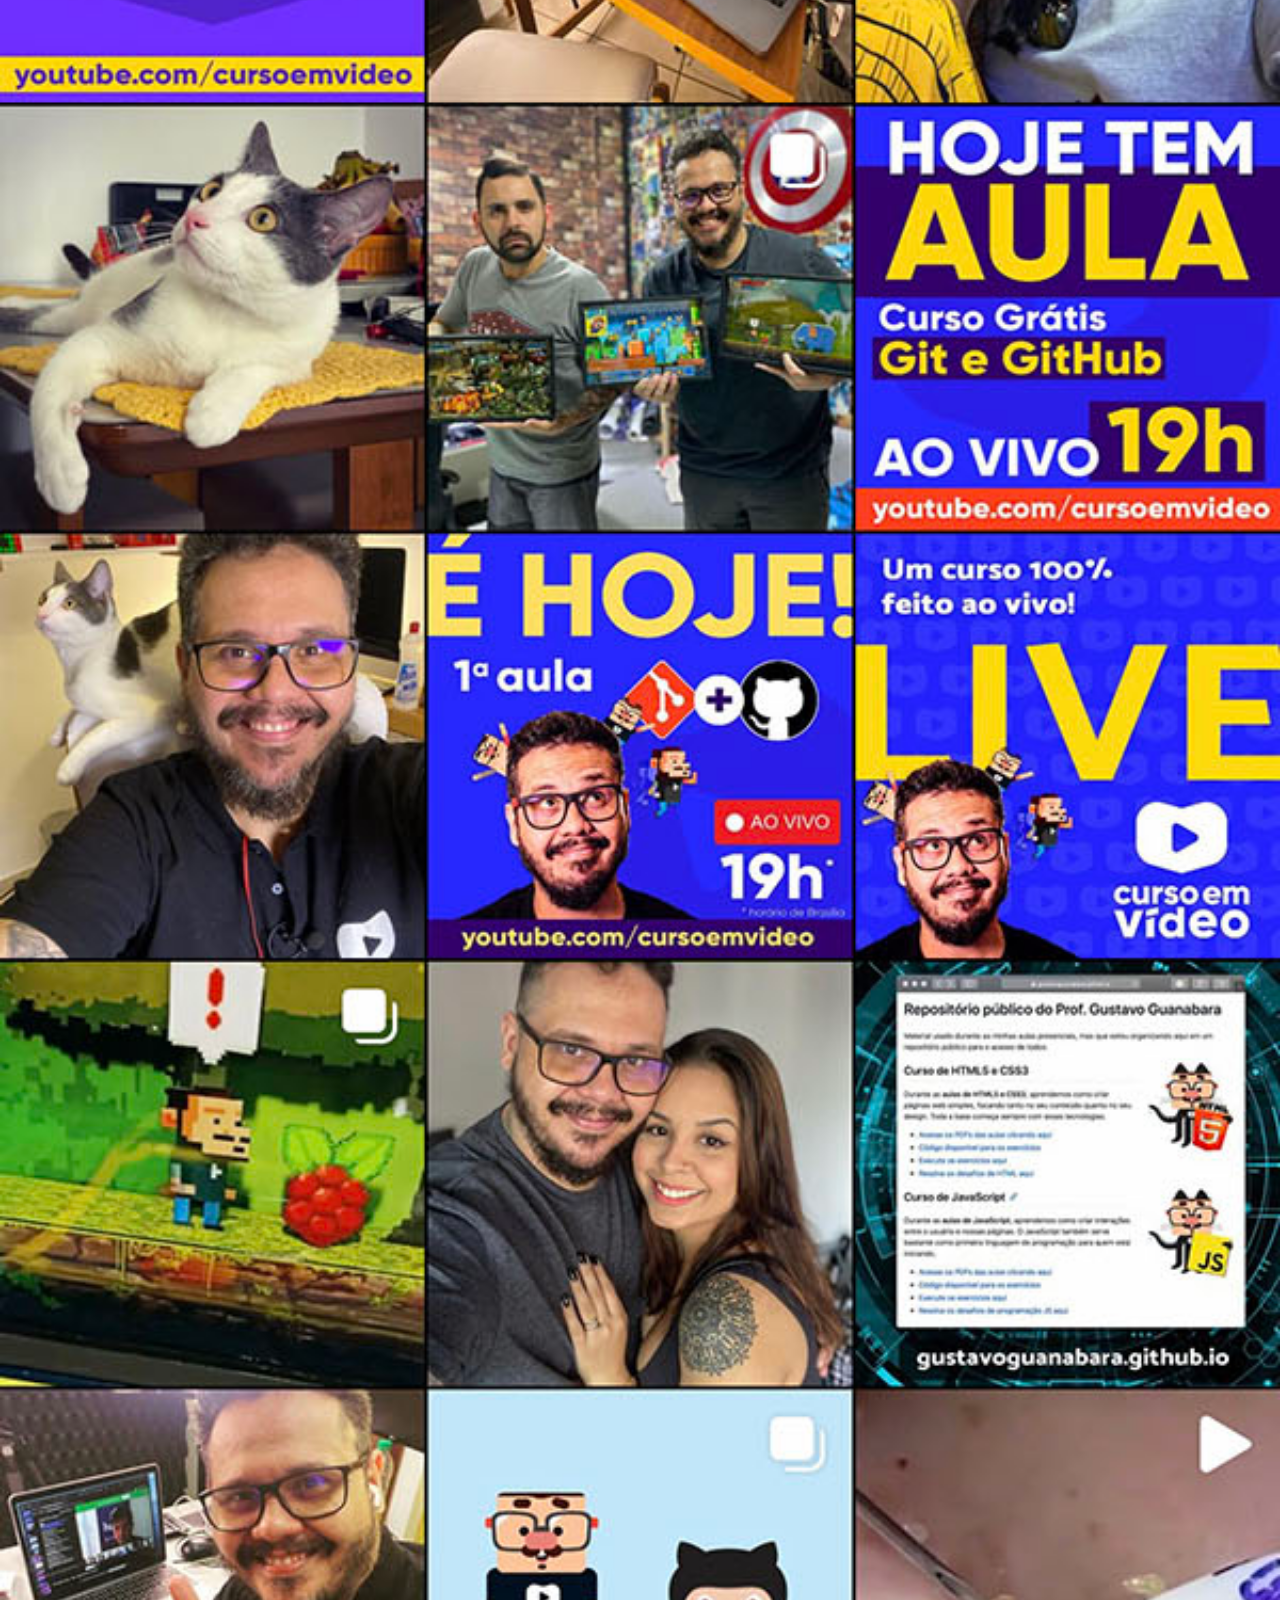
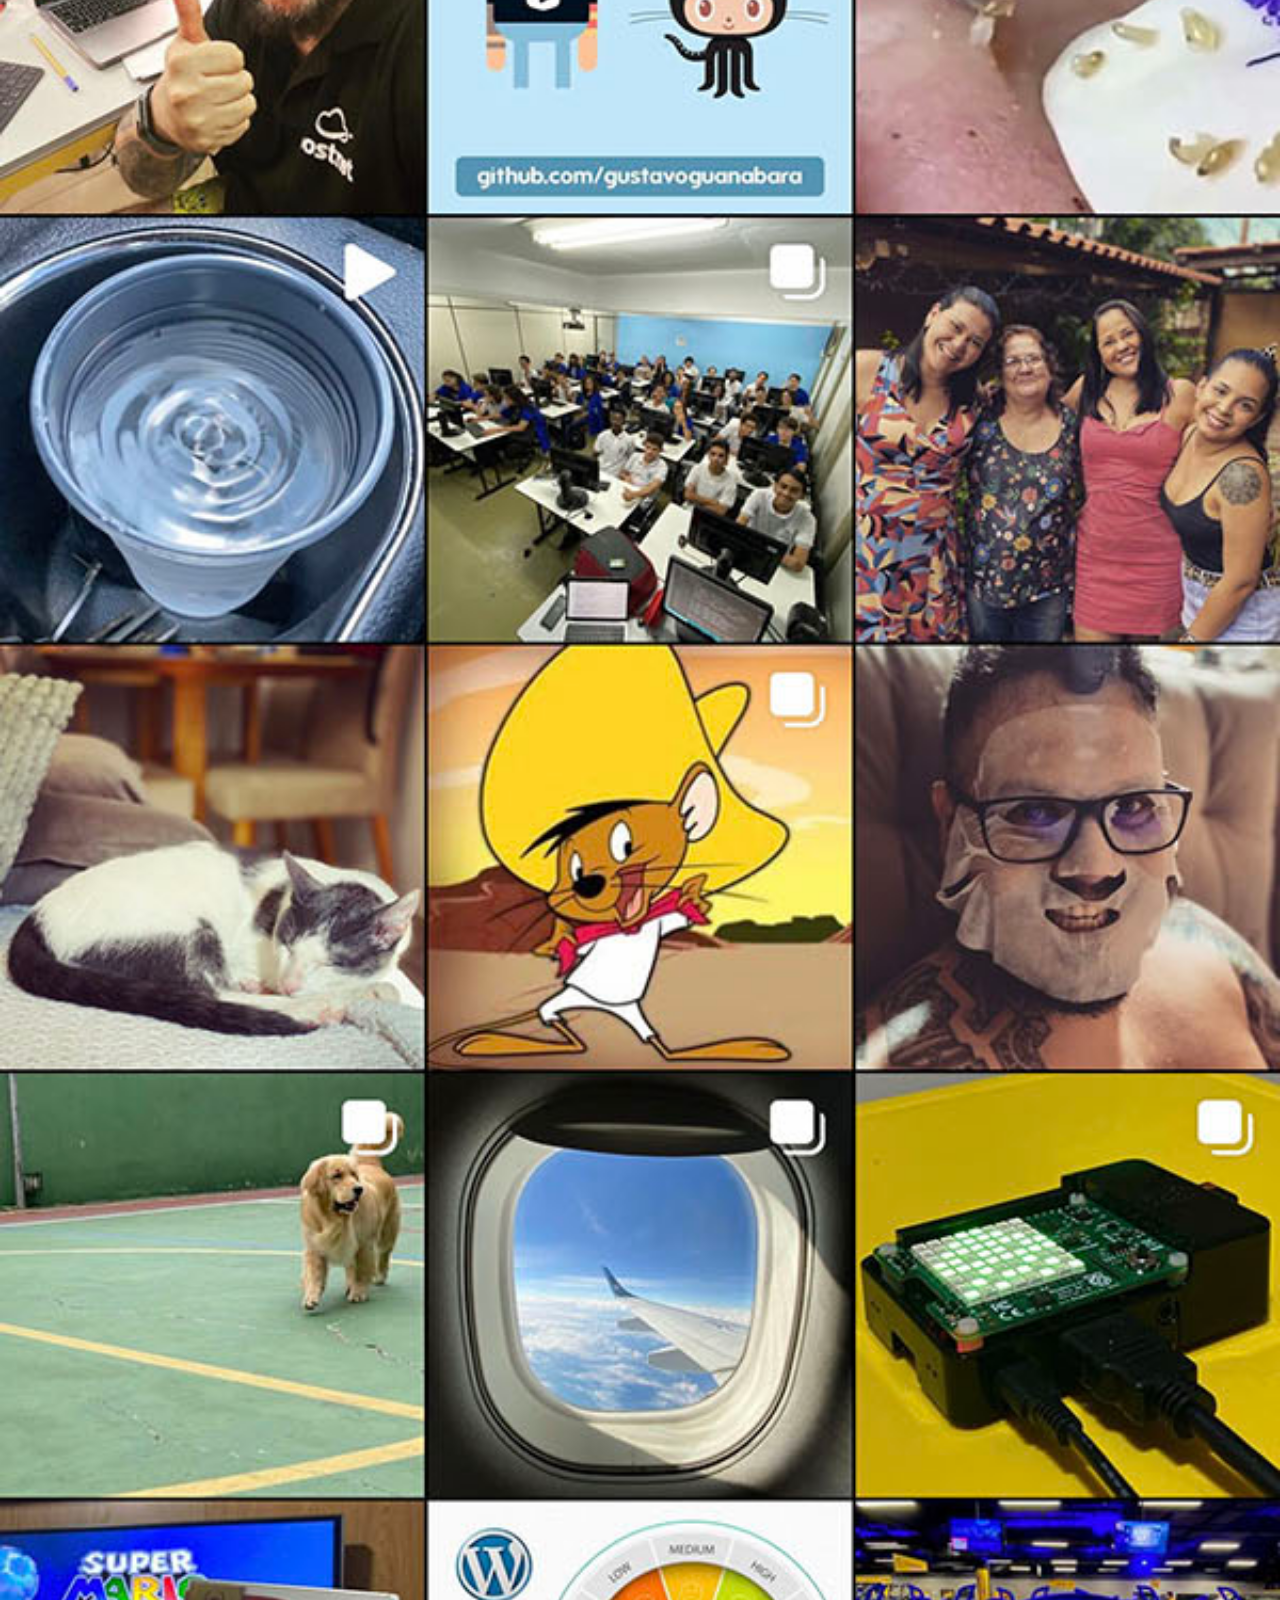
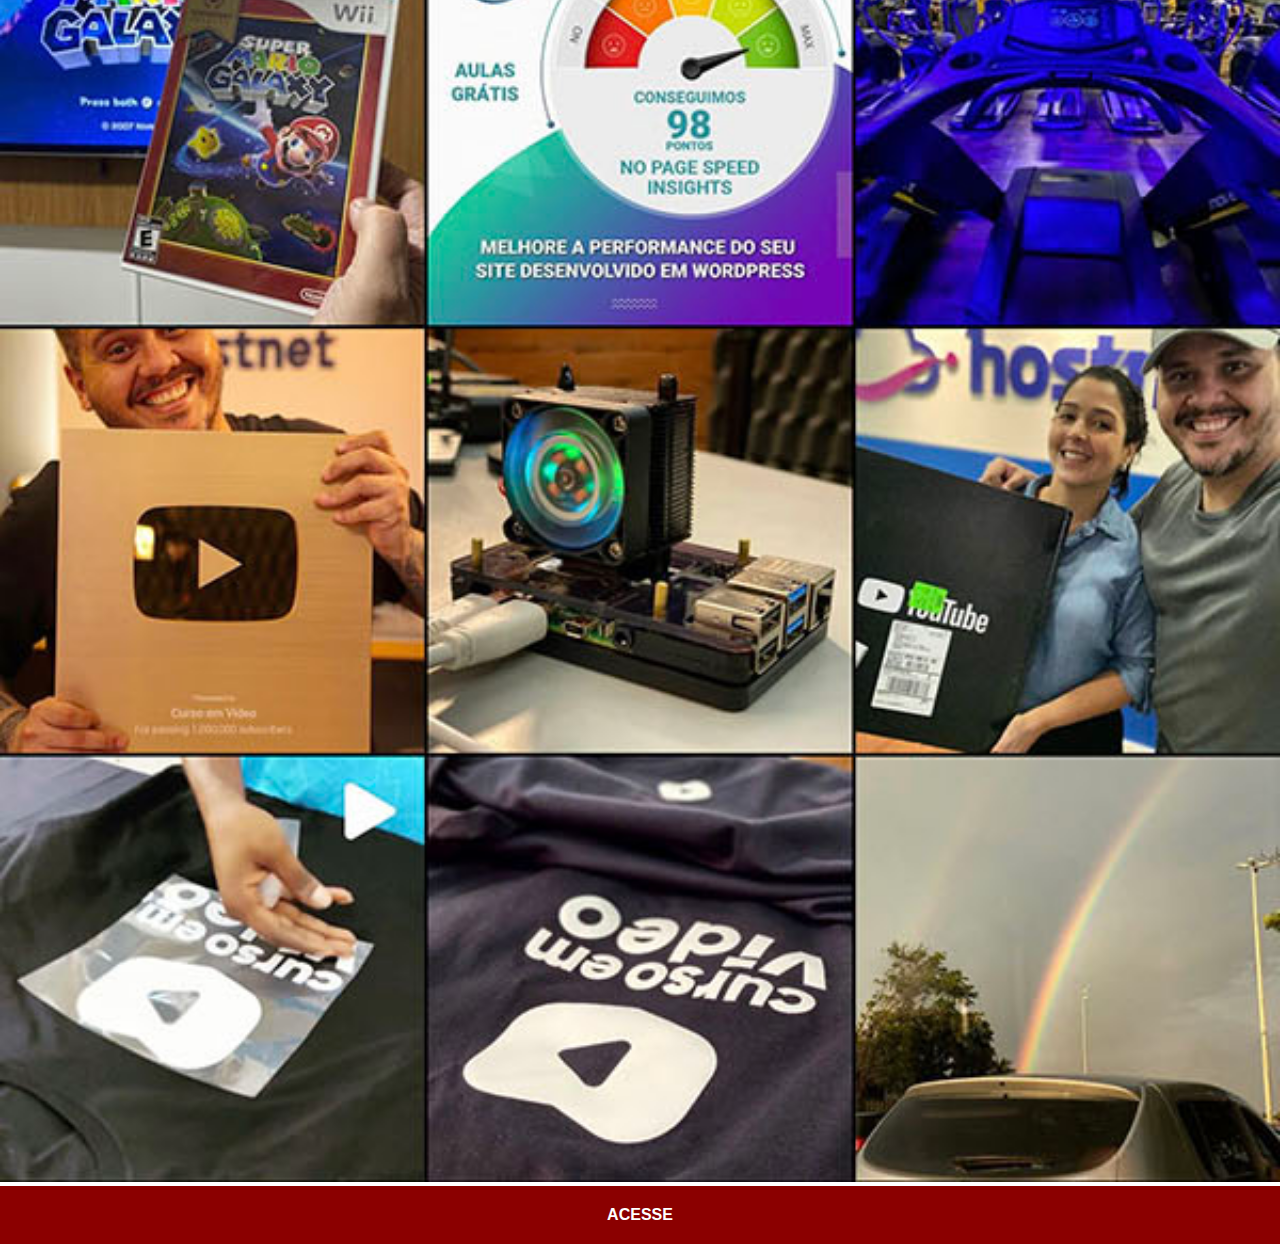
<file: instagram.html>
<!DOCTYPE html>
<html lang="pt-br">
<head>
    <meta charset="UTF-8">
    <meta name="viewport" content="width=device-width, initial-scale=1.0">
    <title>Instagram</title>
    <link rel="stylesheet" href="estilos/social.css">
</head>
<body>
    <img src="imagens/tela-instagram.jpg" alt="Instagram">
    <a href="https://www.instagram.com/gb.amaral_/" target="_blank">ACESSE</a>
    
</body>
</html>
</file>
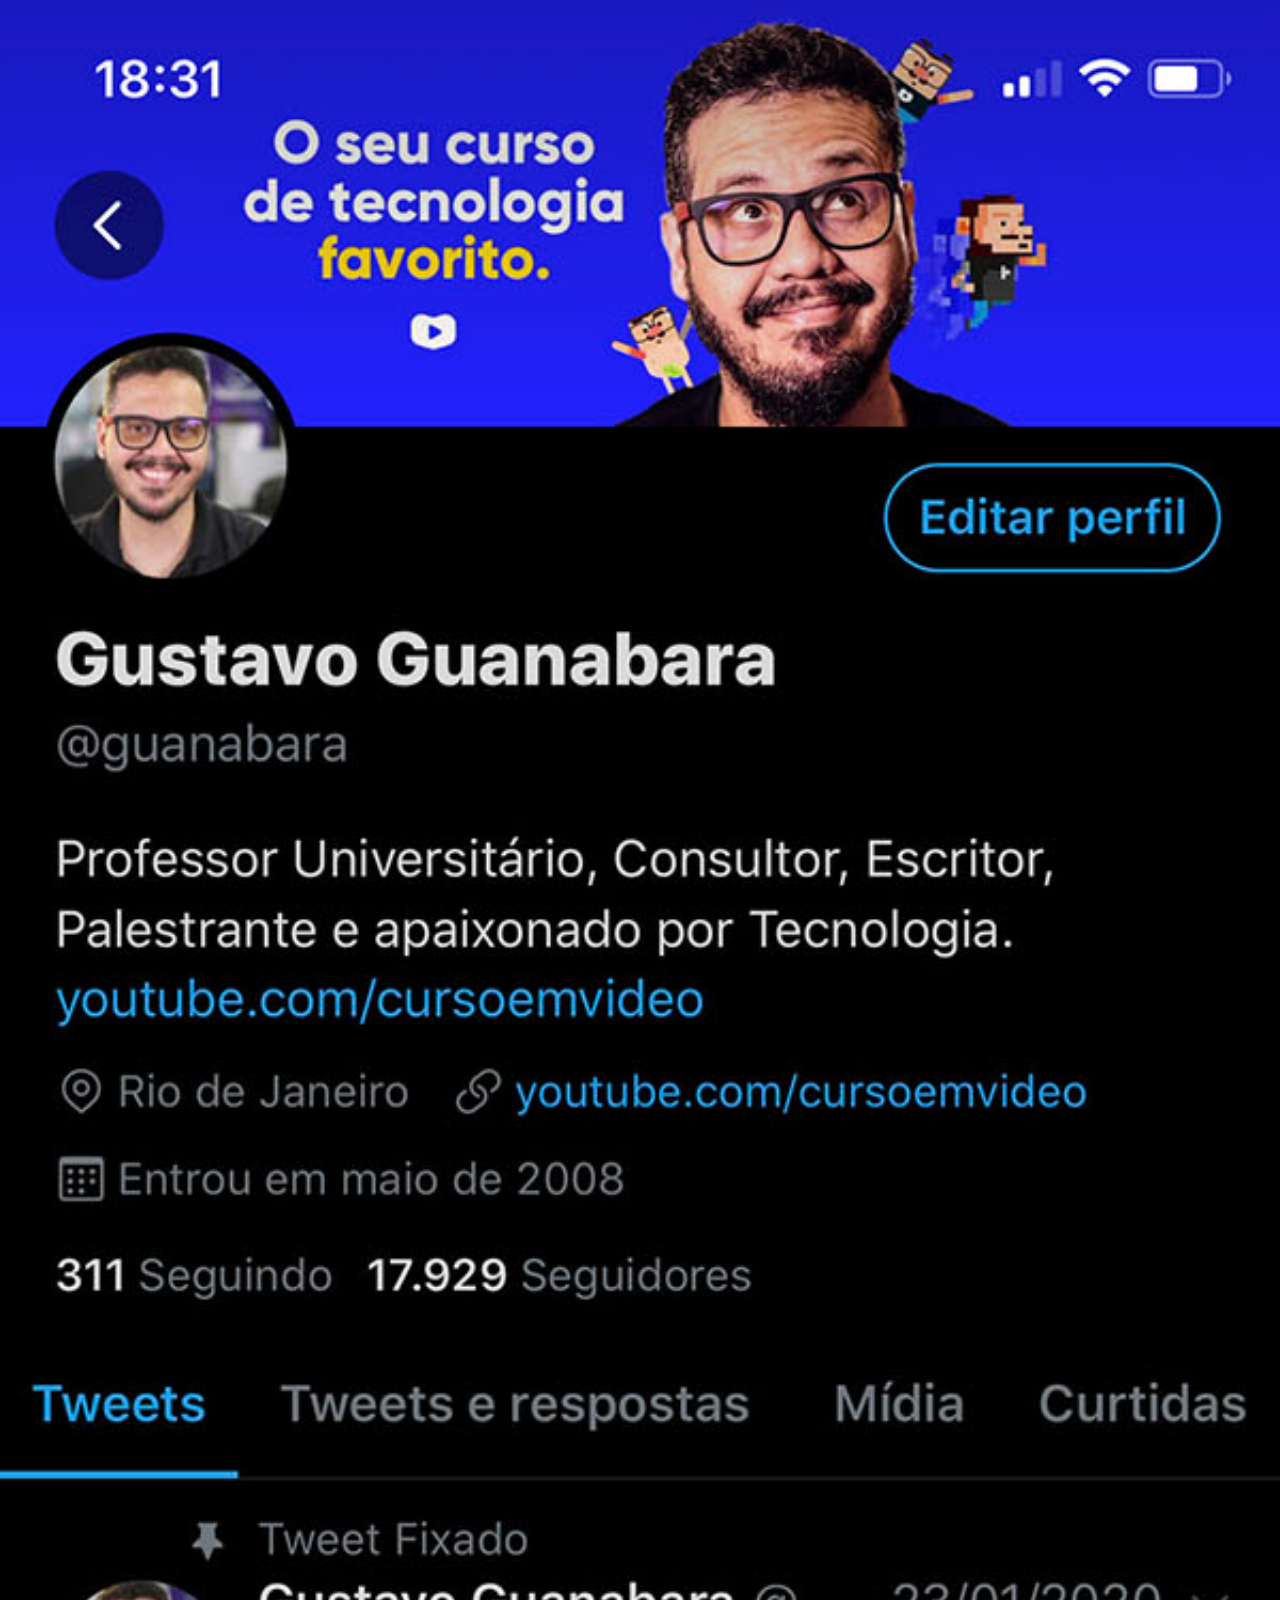
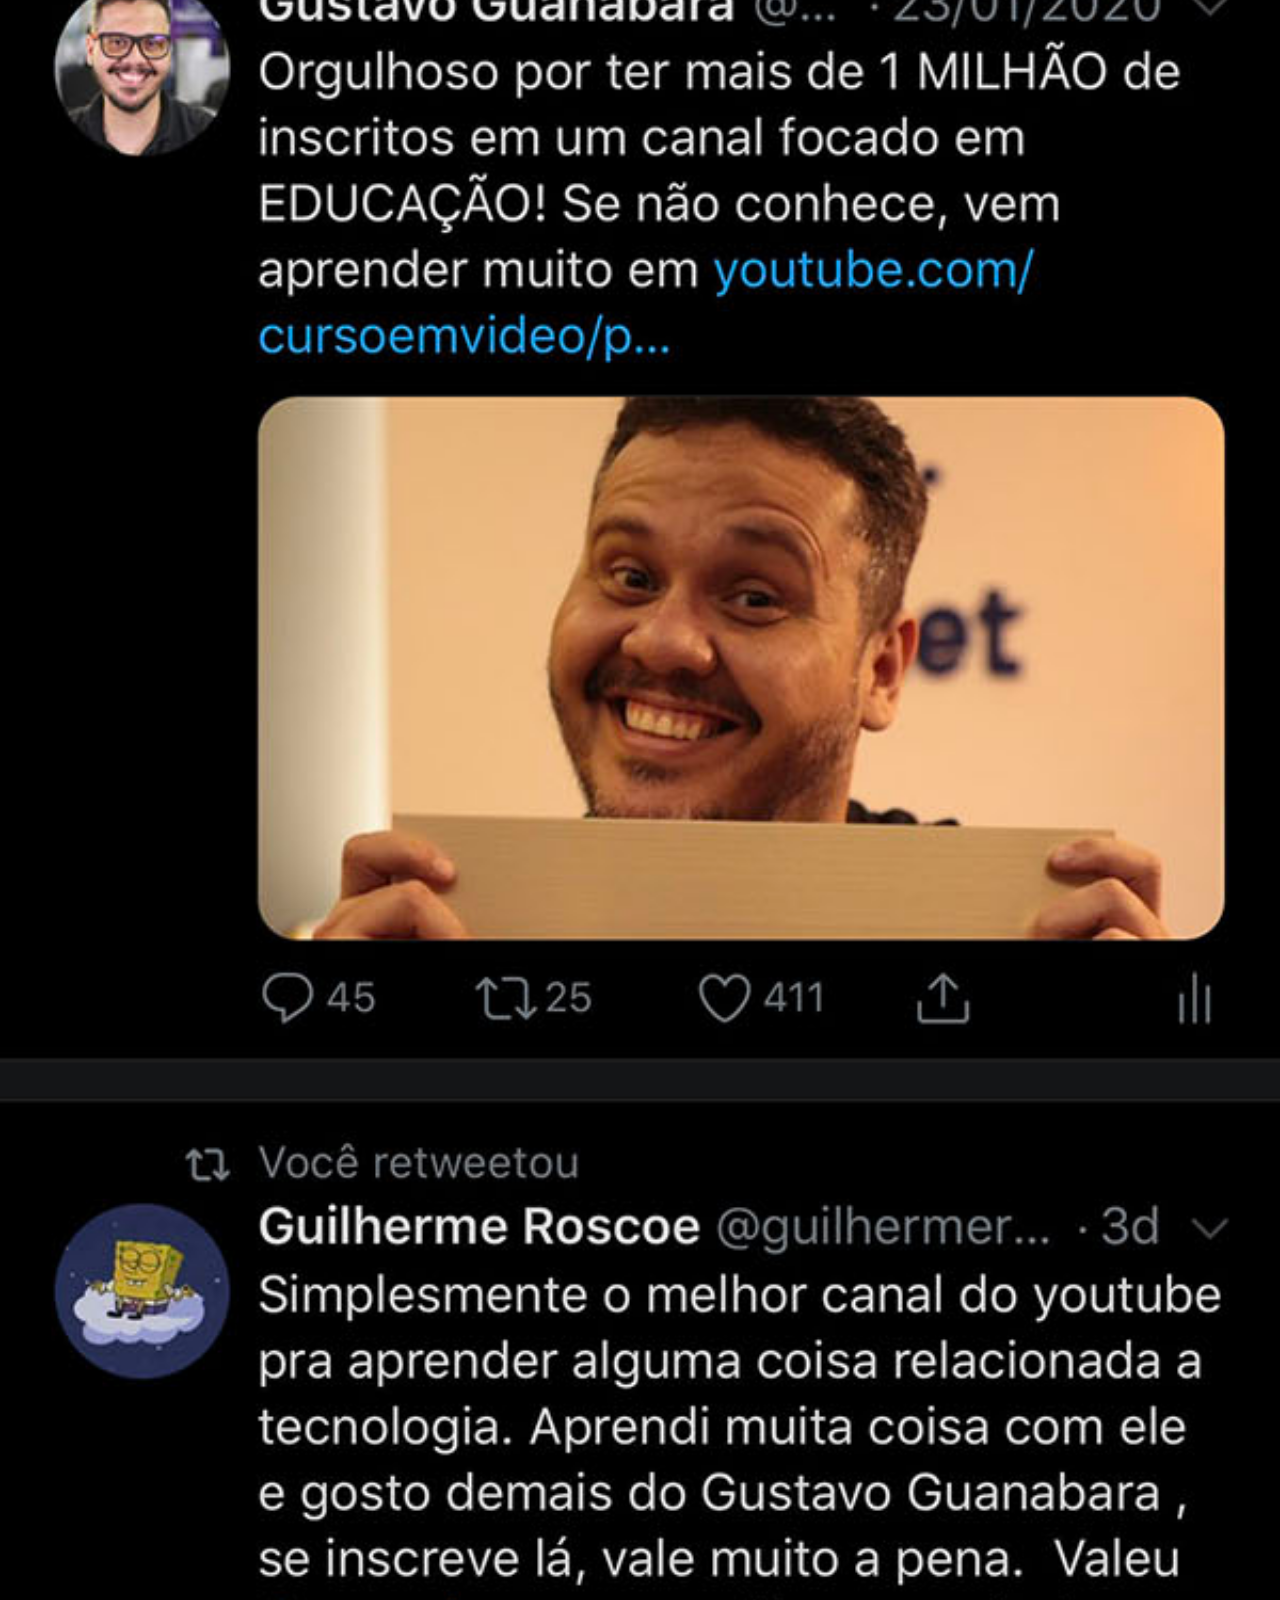
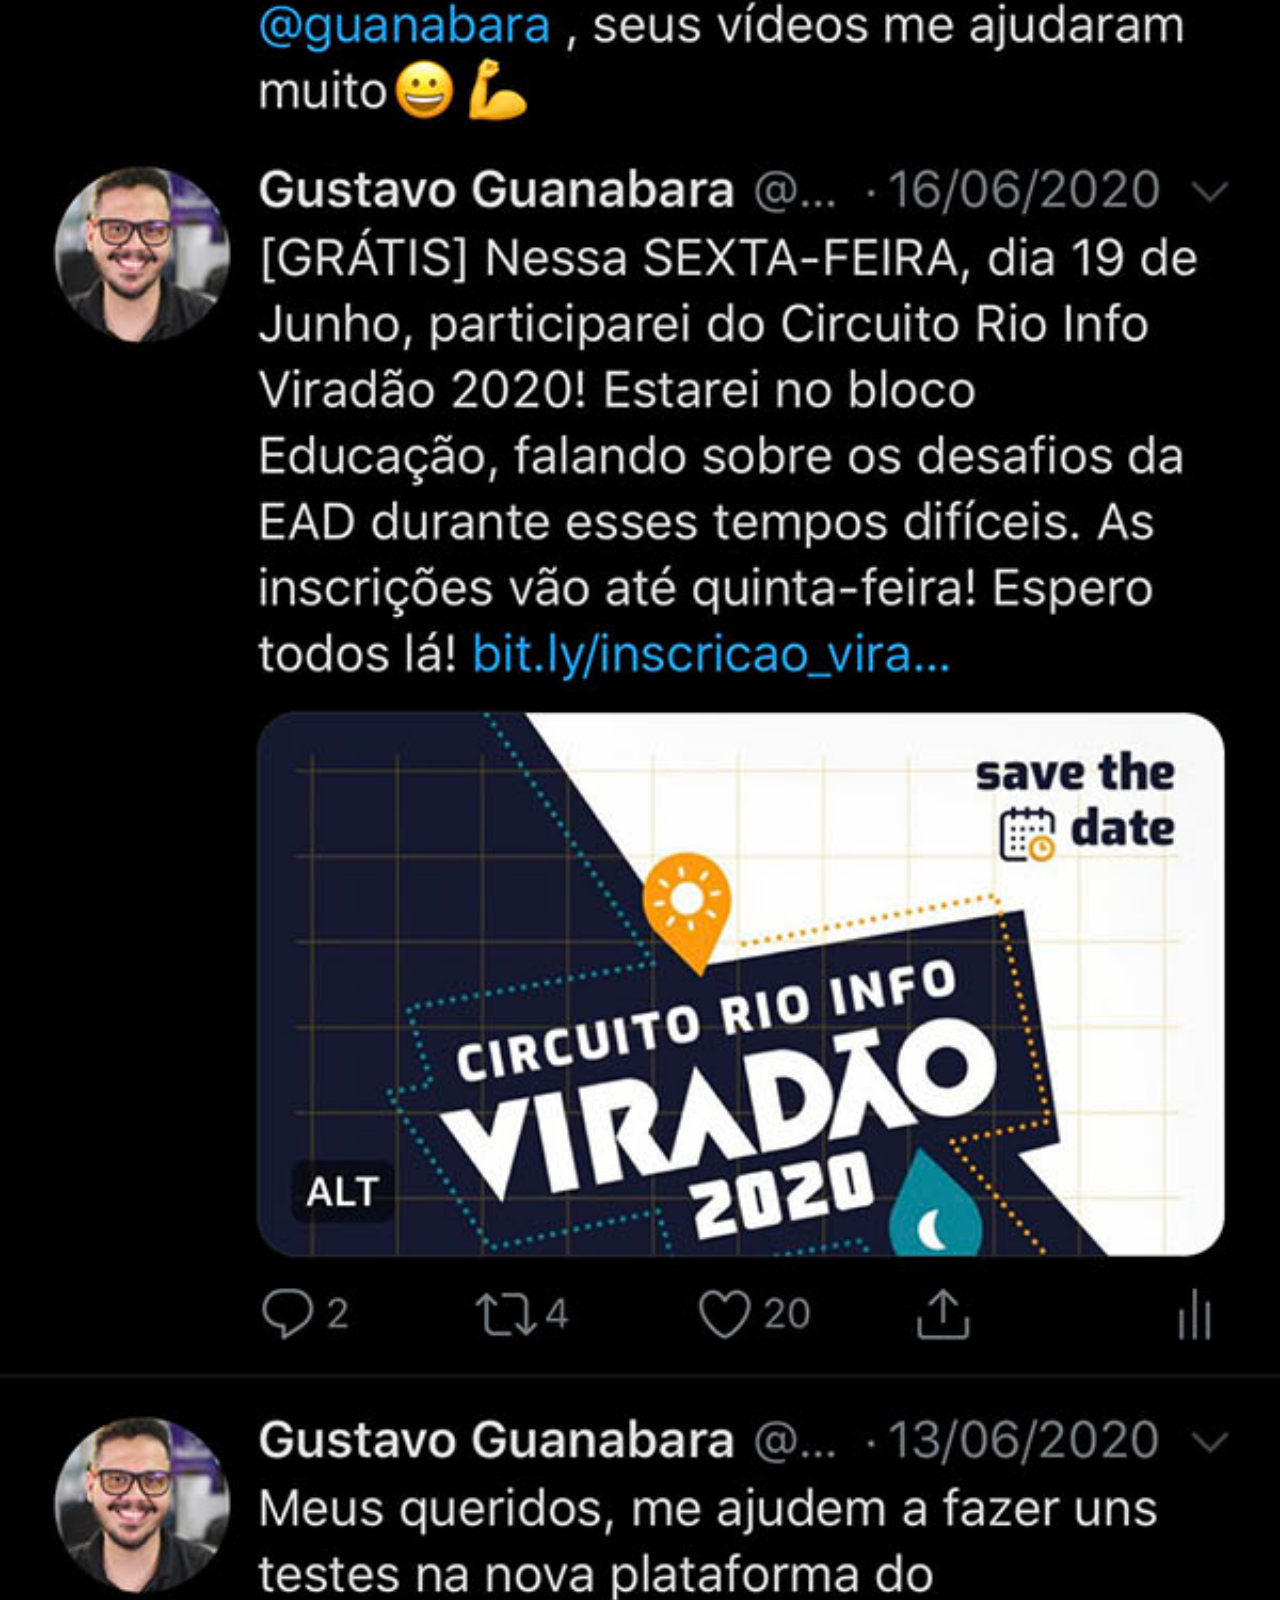
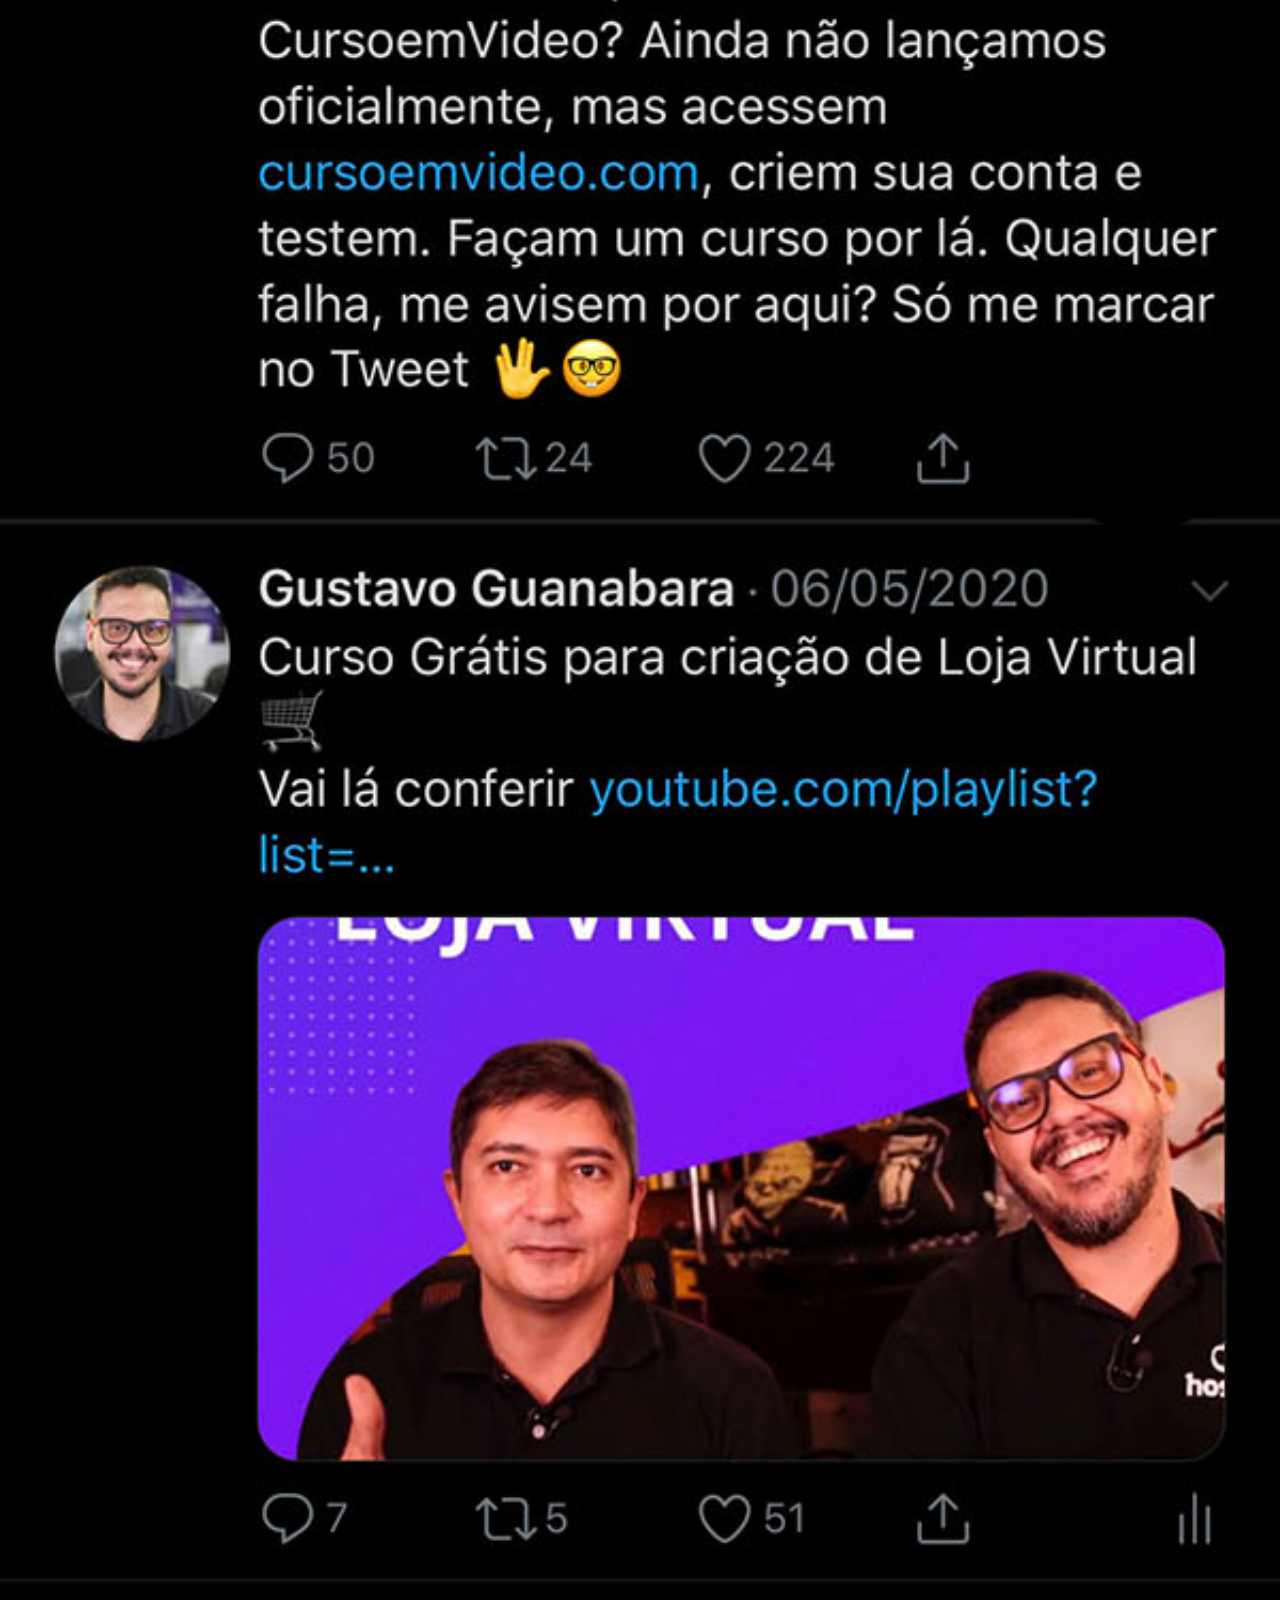
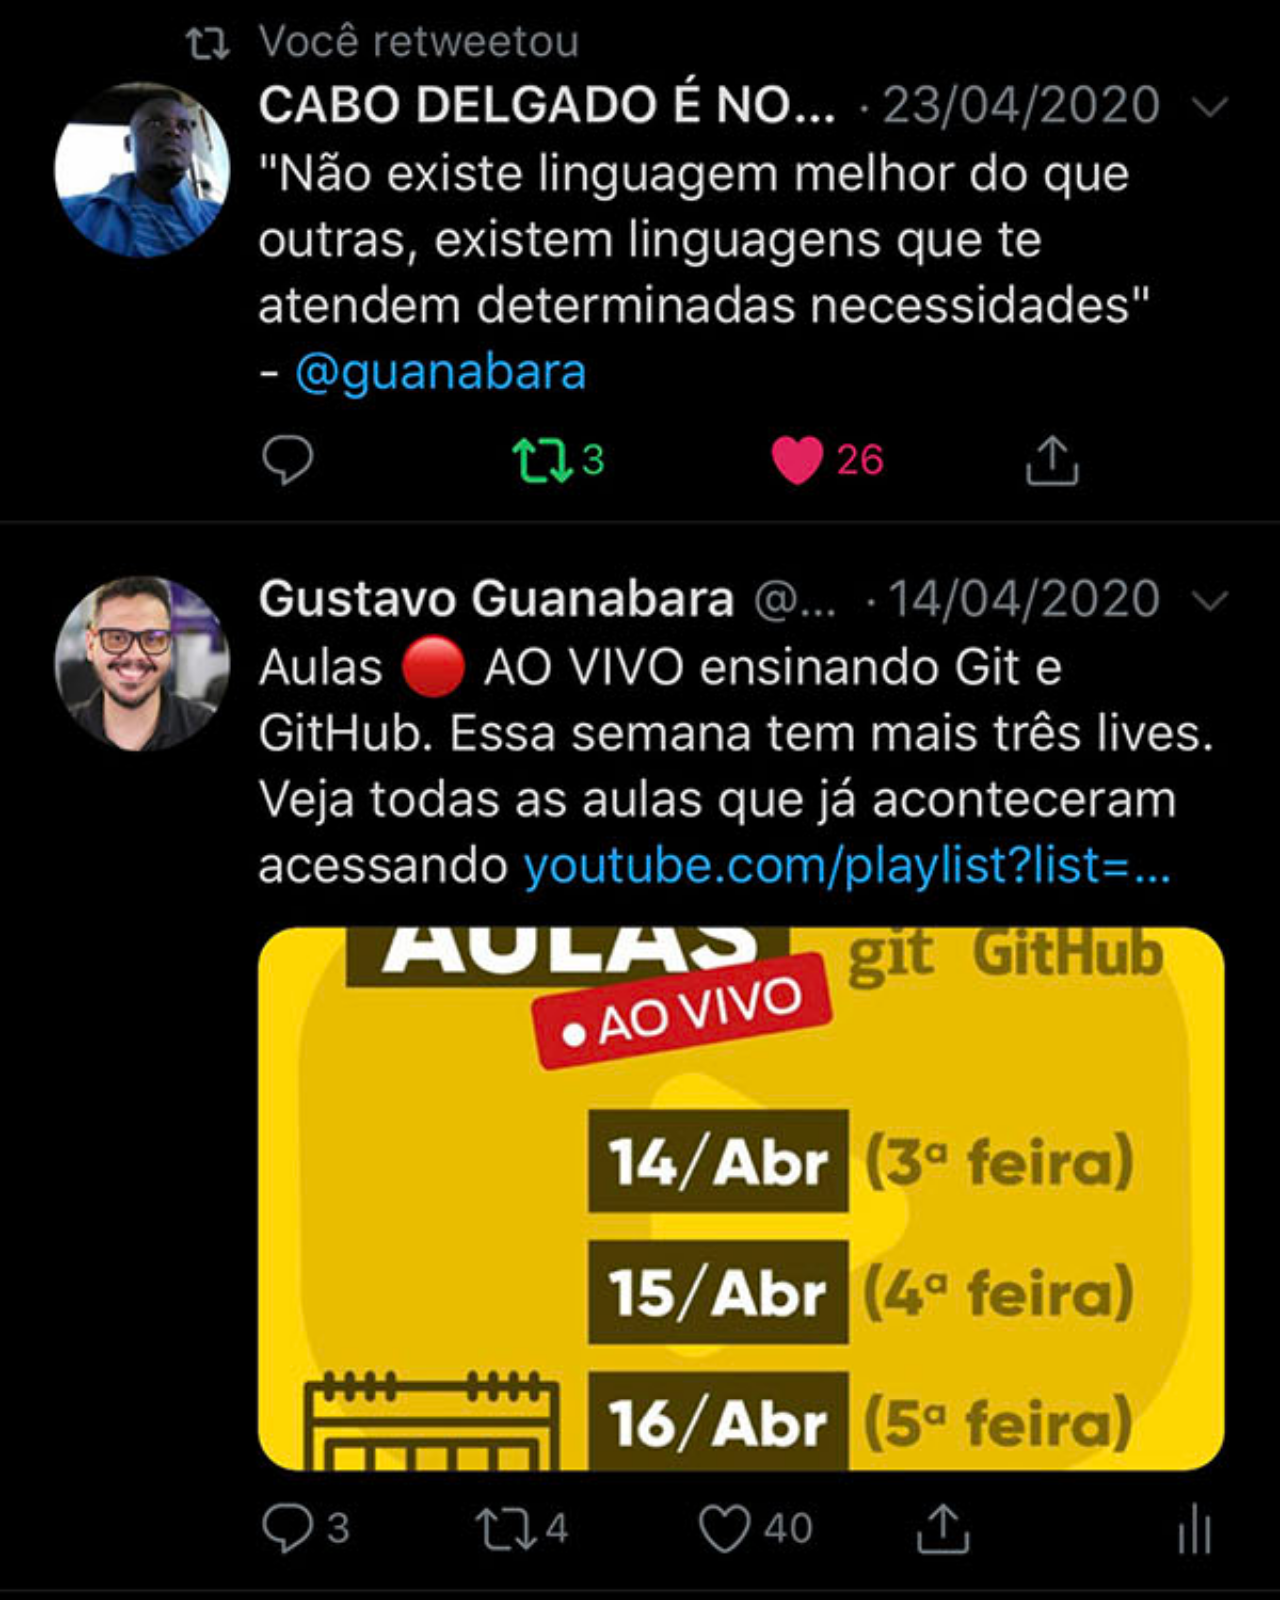
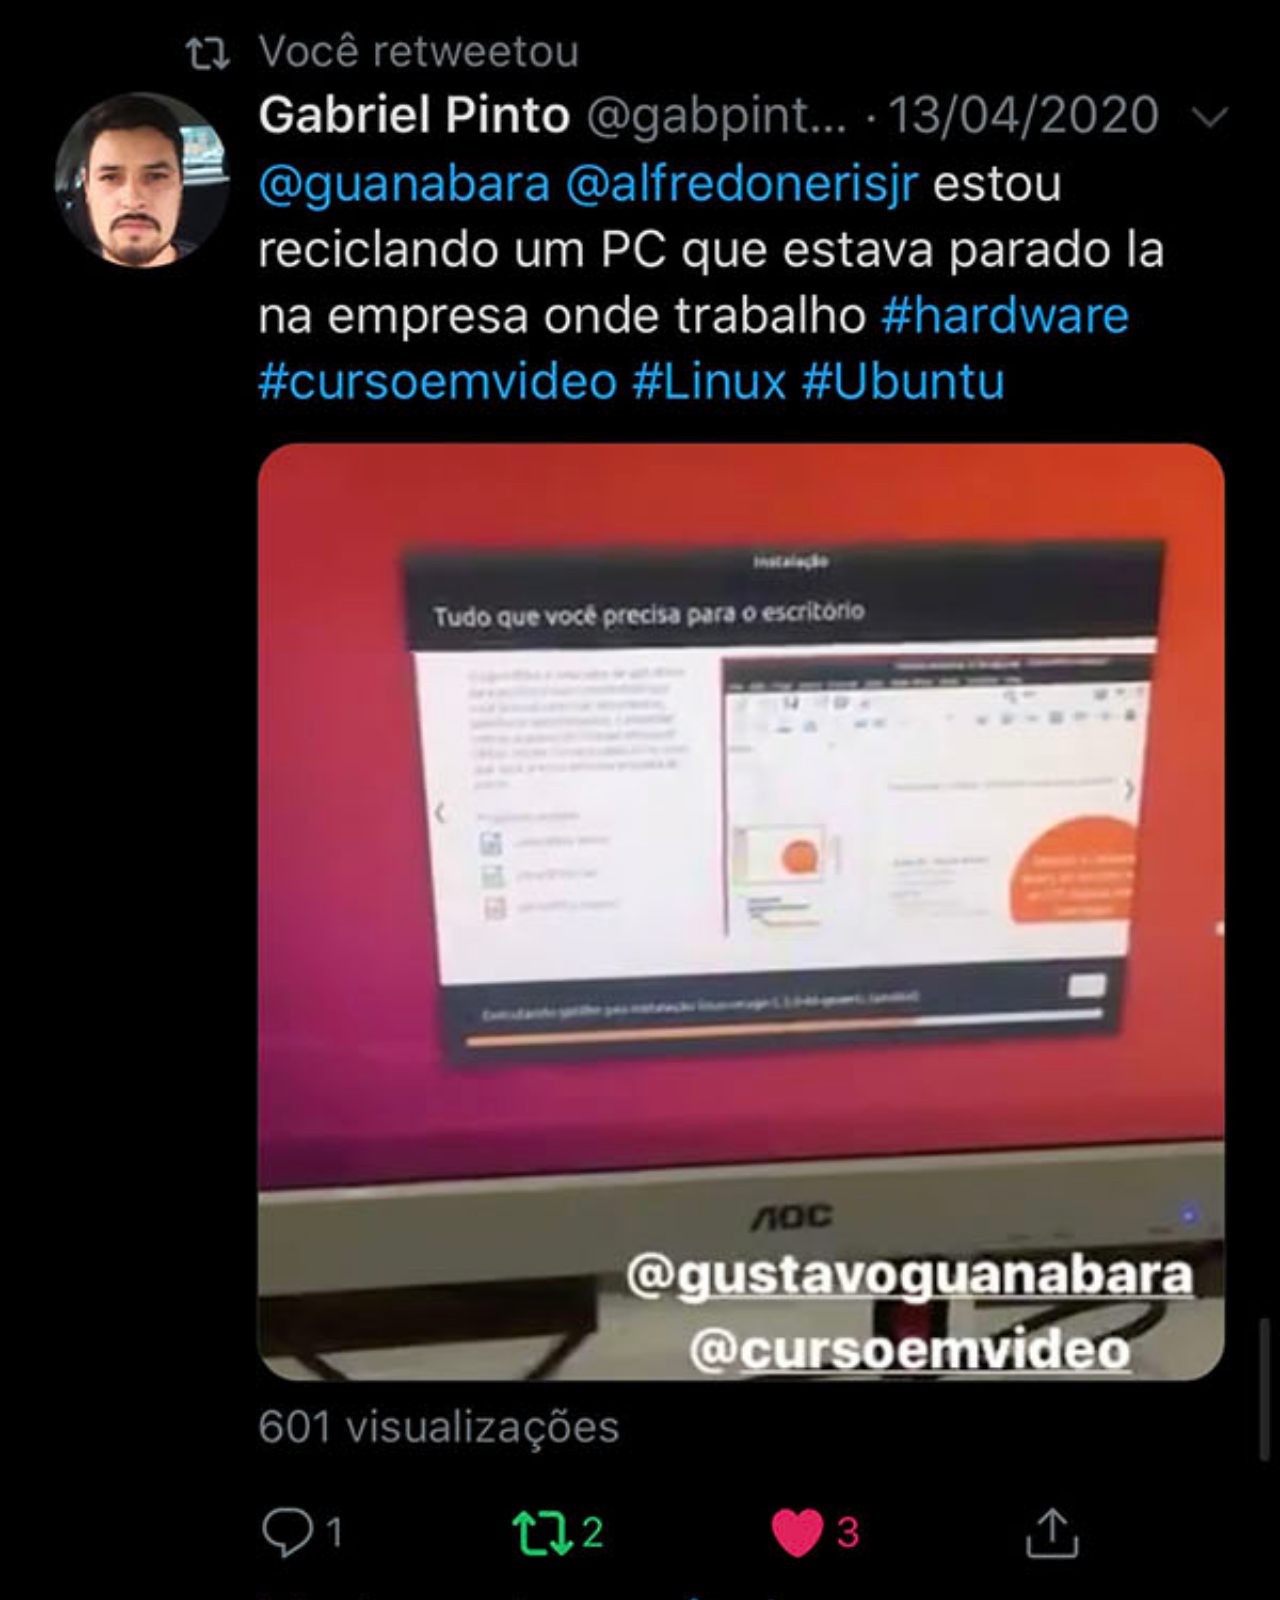
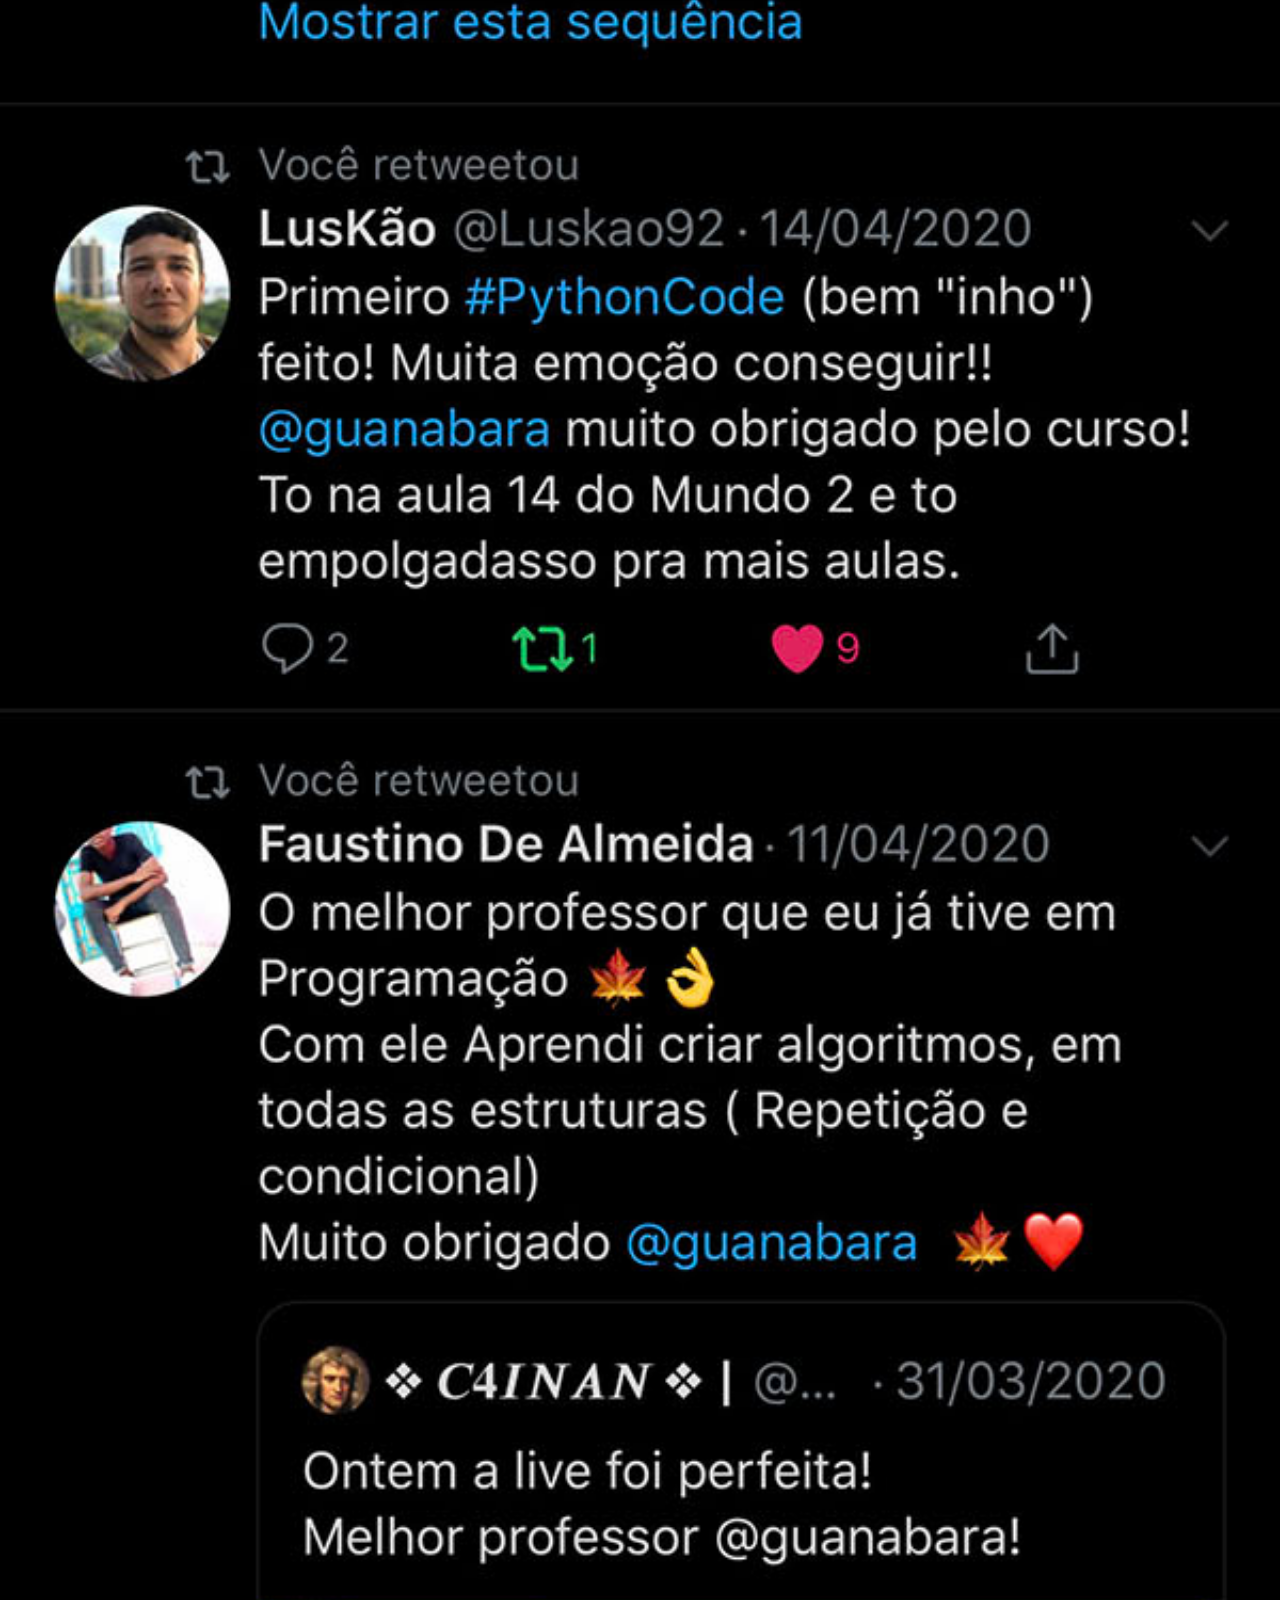
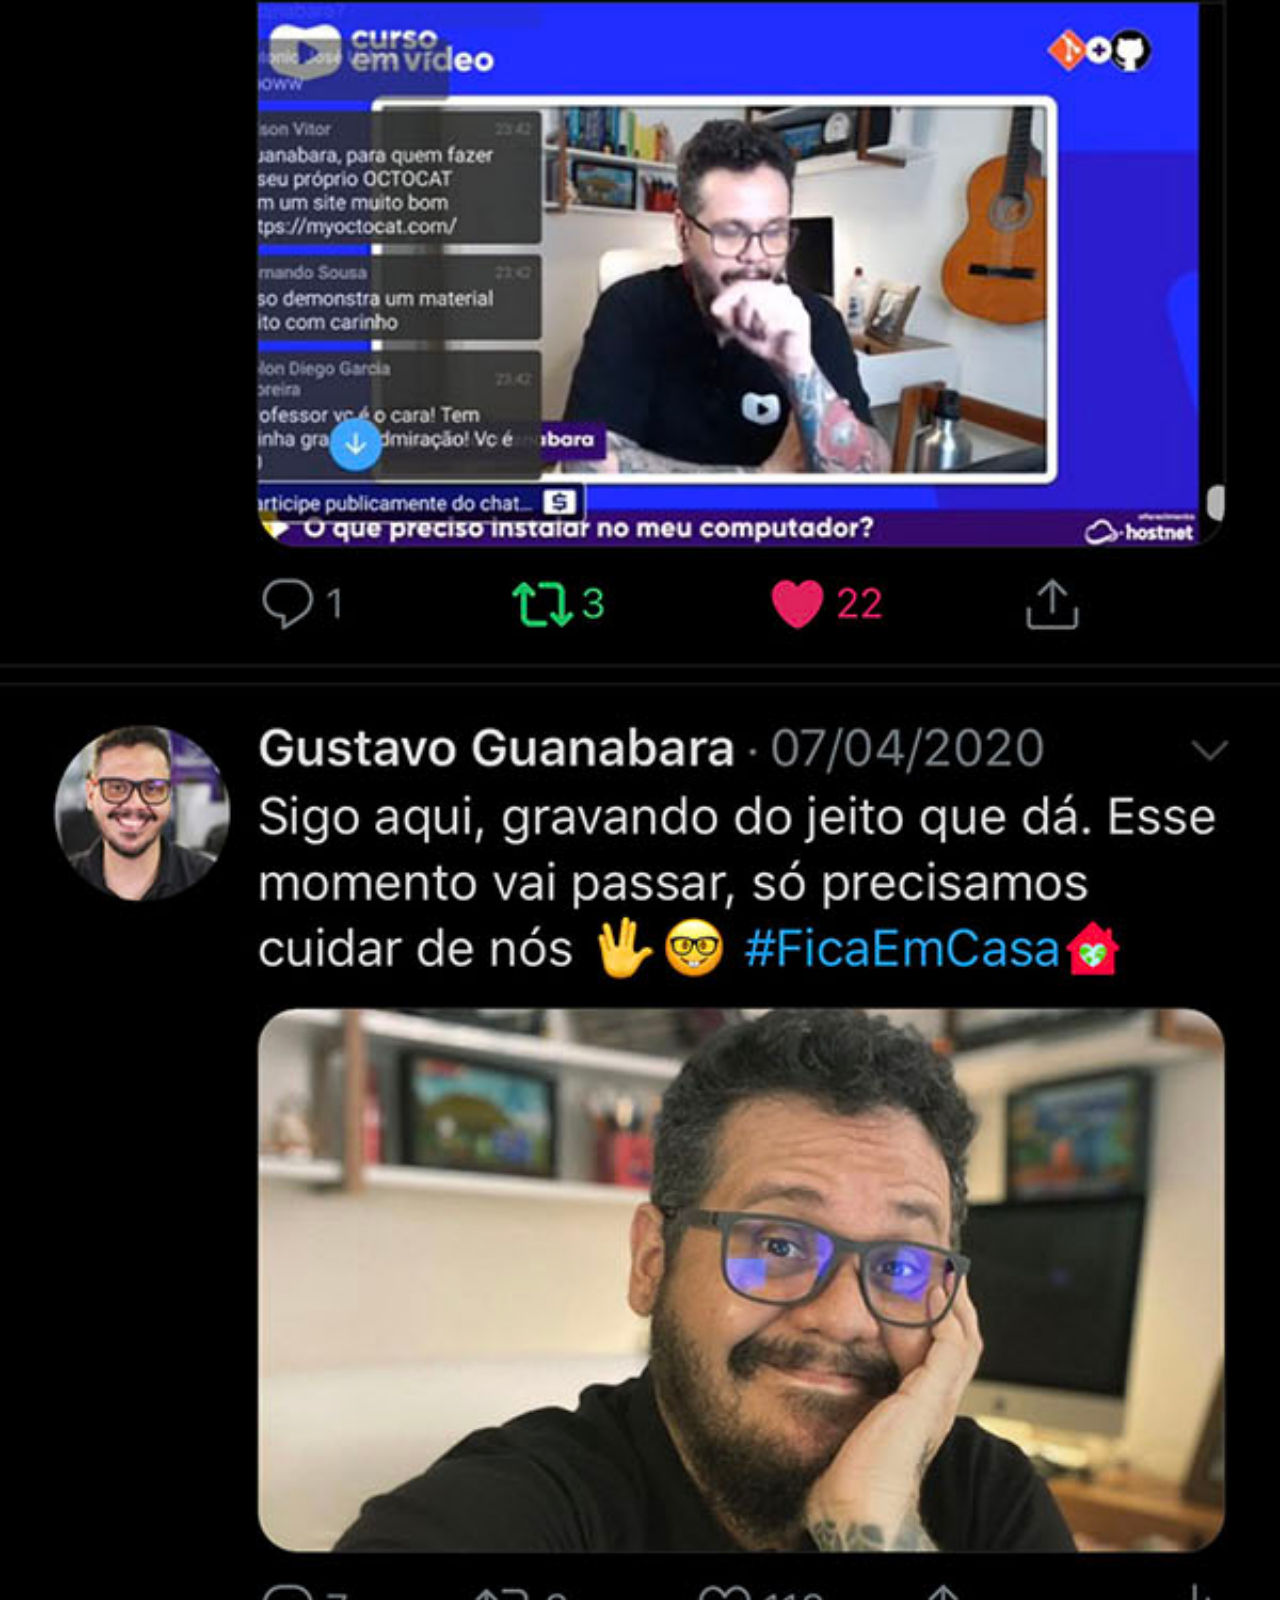
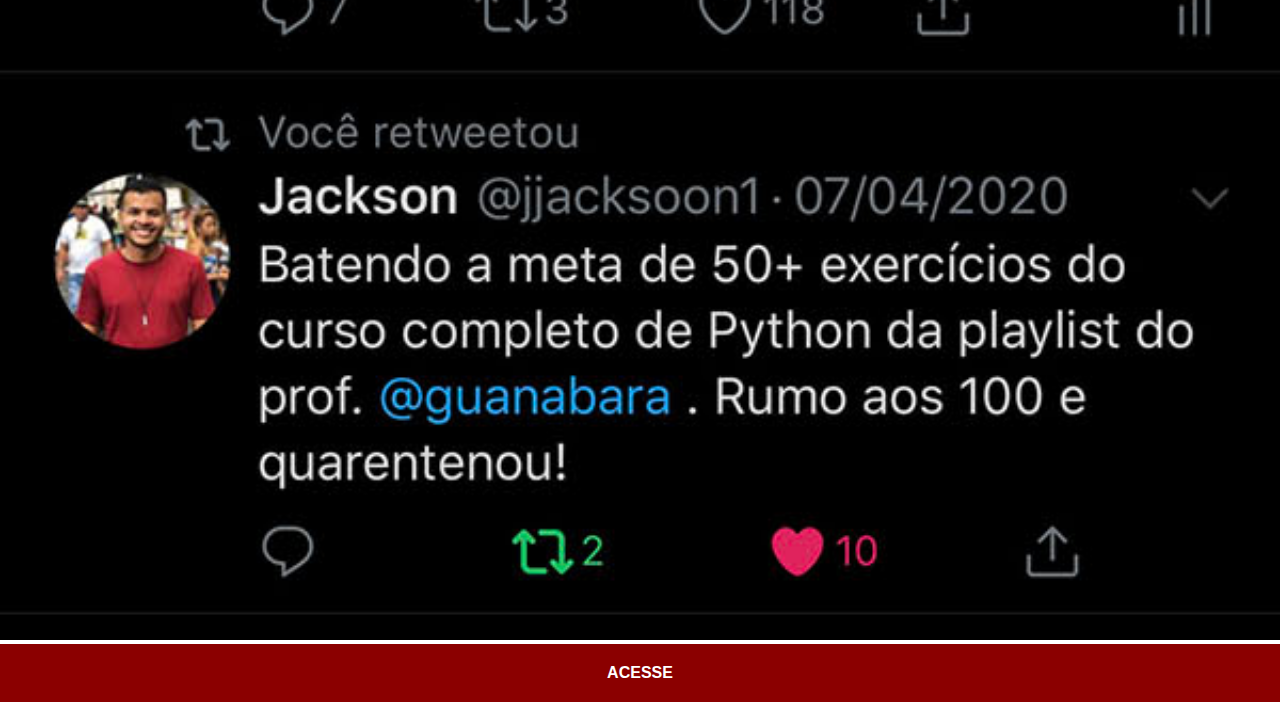
<file: twitter.html>
<!DOCTYPE html>
<html lang="pt-br">
<head>
    <meta charset="UTF-8">
    <meta name="viewport" content="width=device-width, initial-scale=1.0">
    <title>Twitter</title>
    <link rel="stylesheet" href="estilos/social.css">
</head>
<body>
    <img src="imagens/tela-twitter.jpg" alt="twitter">
    <a href="https://x.com/guanabara" target="_blank">ACESSE</a>
    
</body>
</html>
</file>
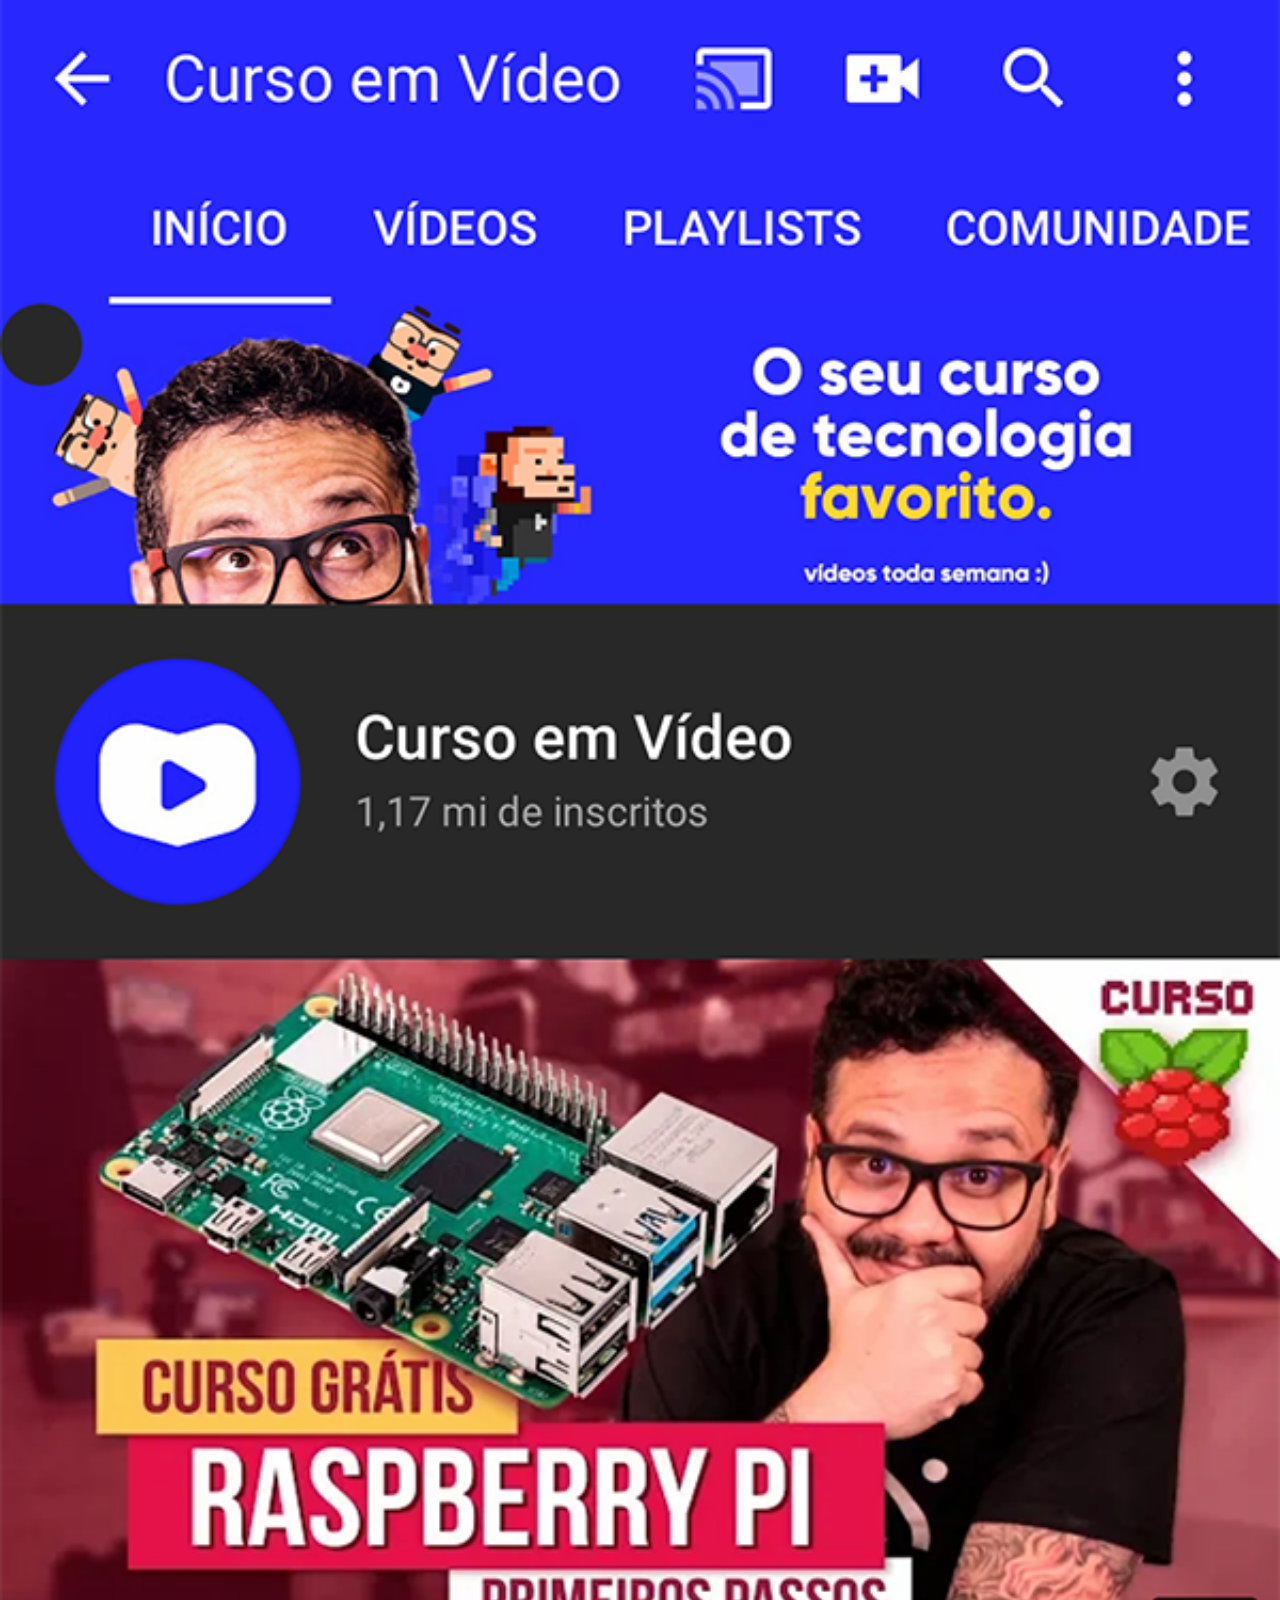
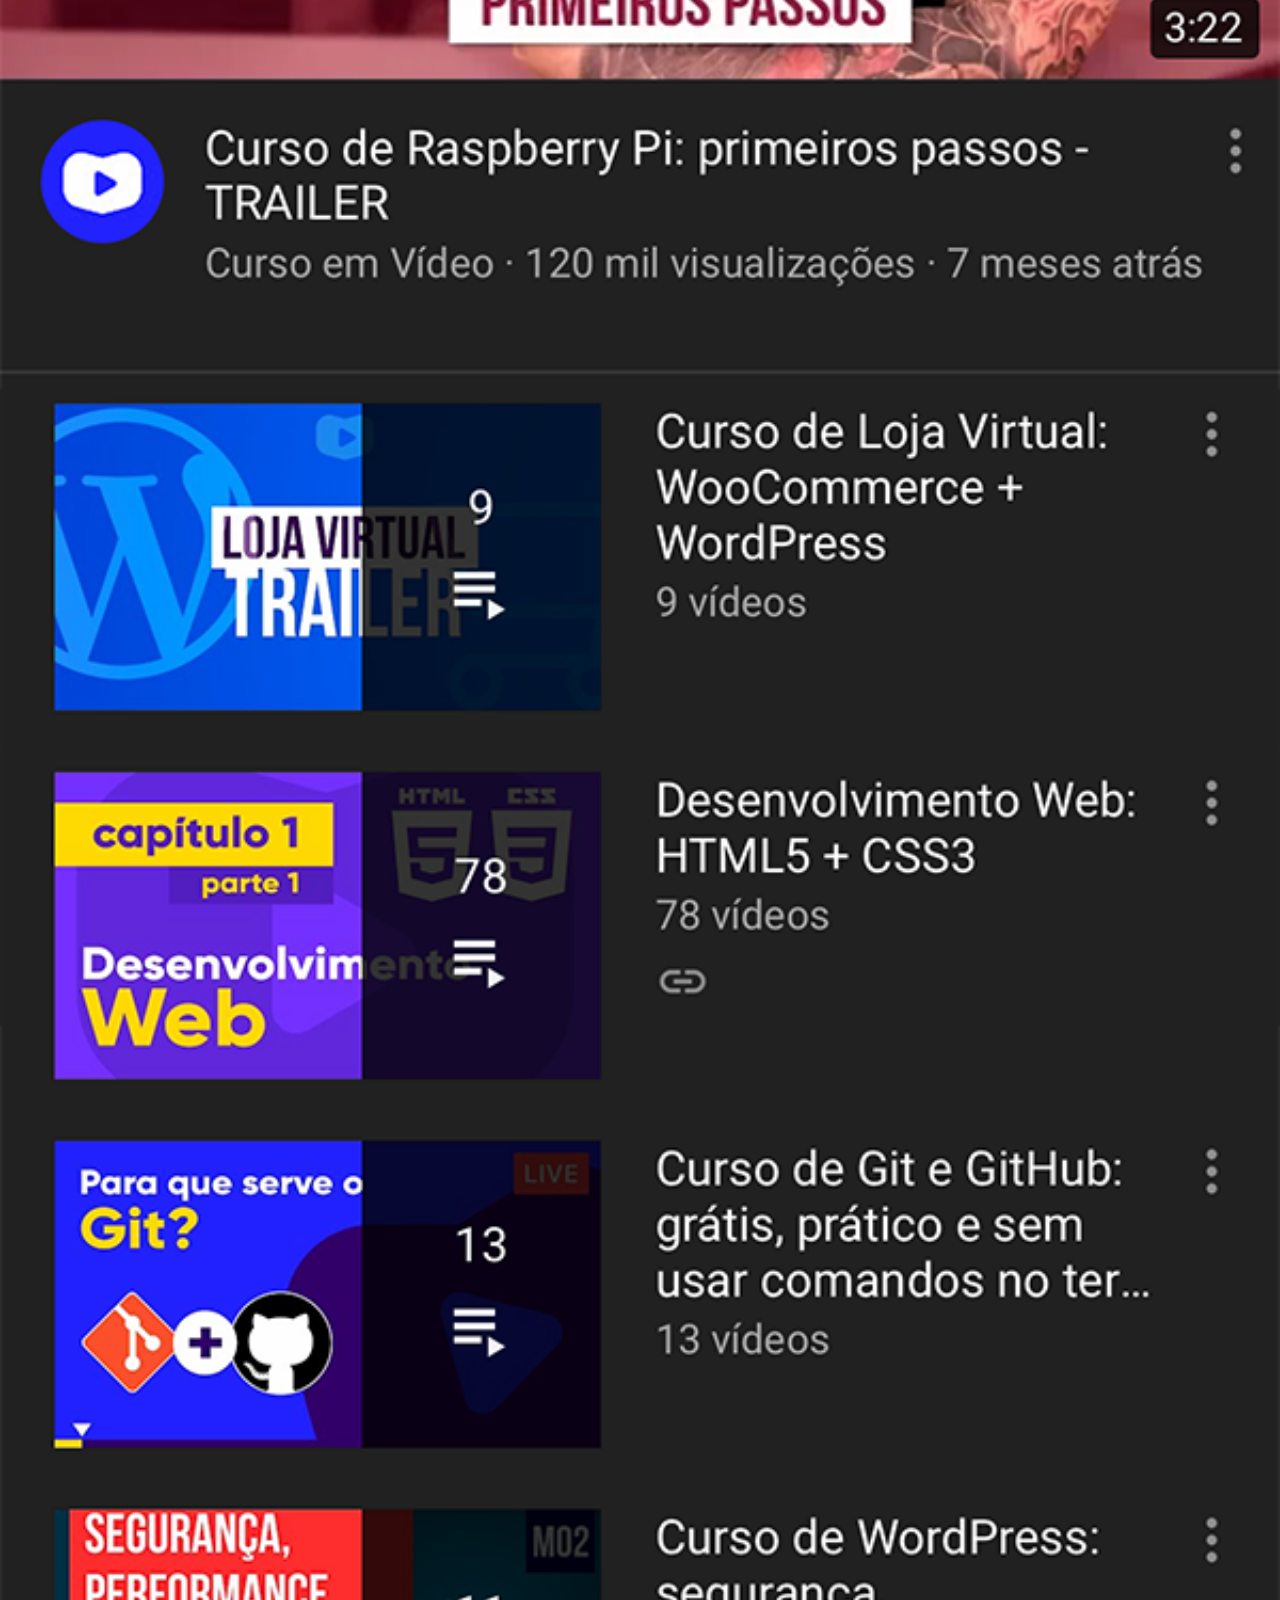
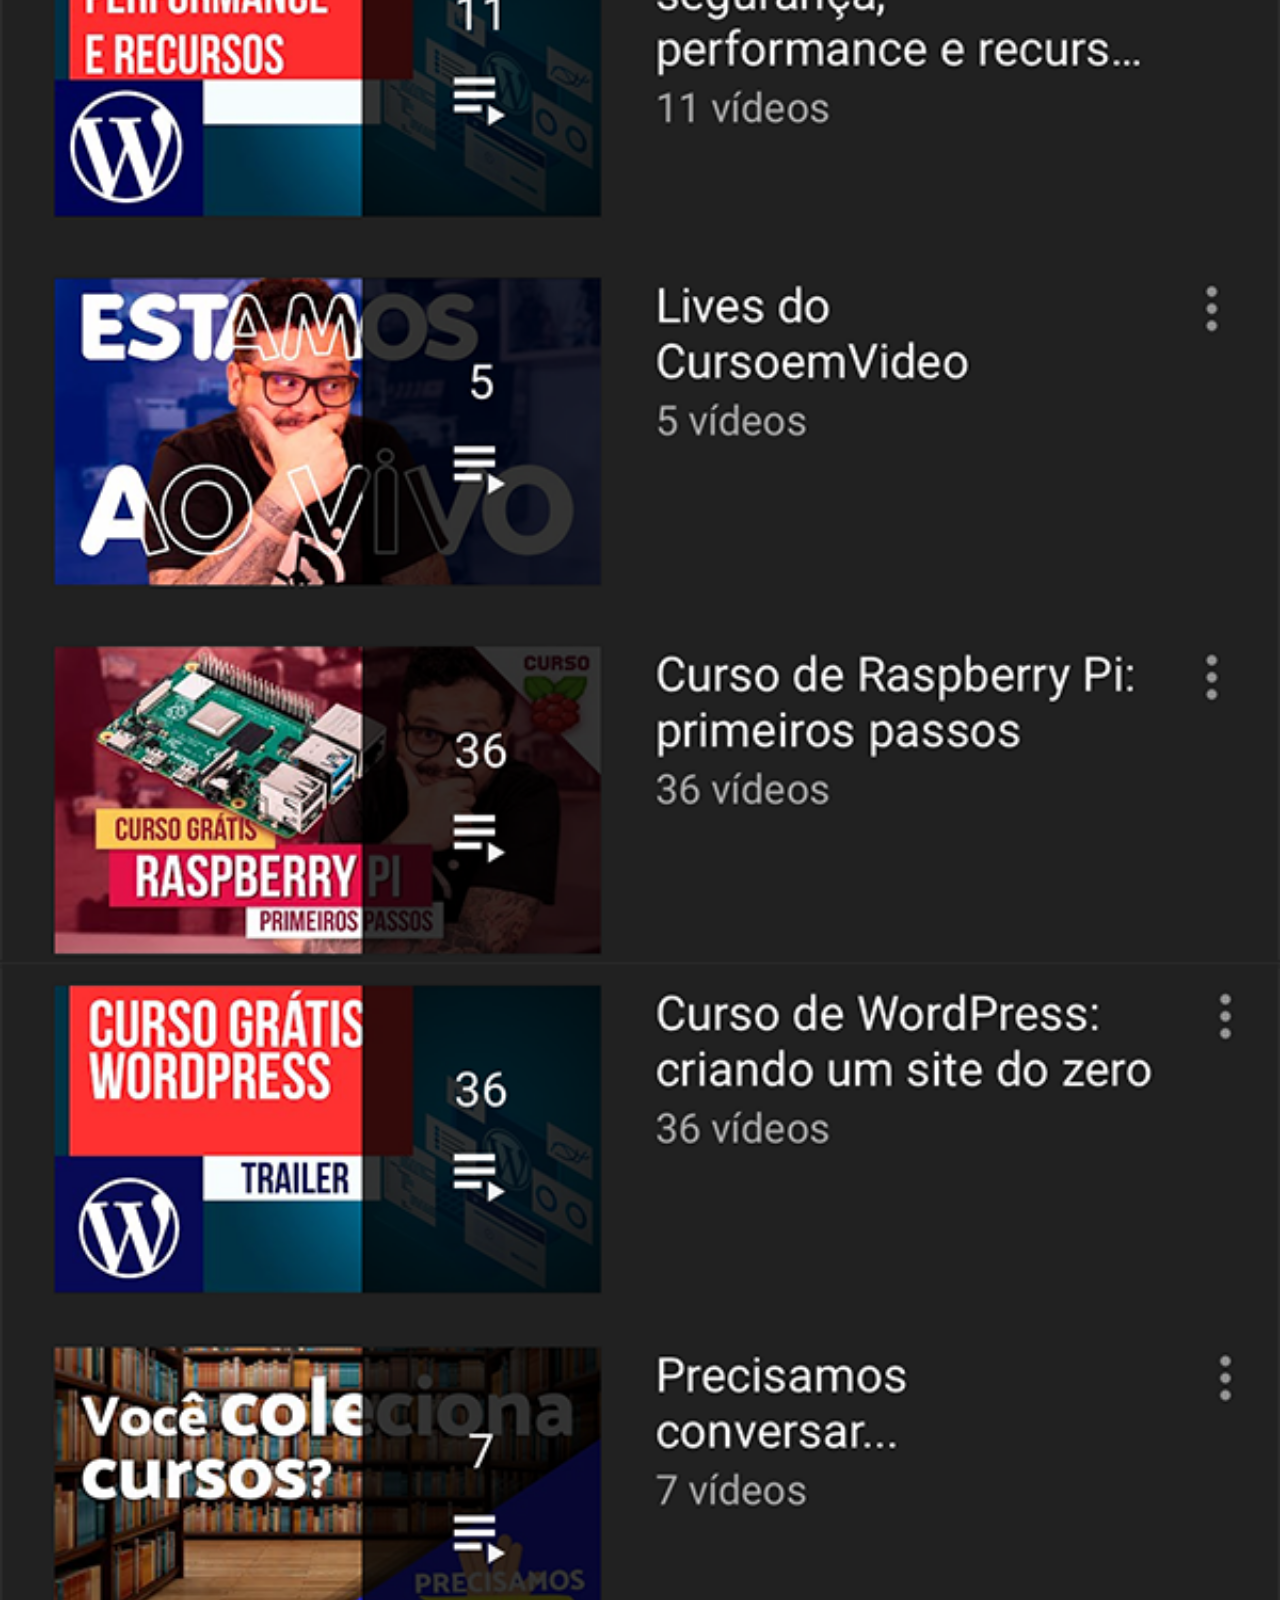
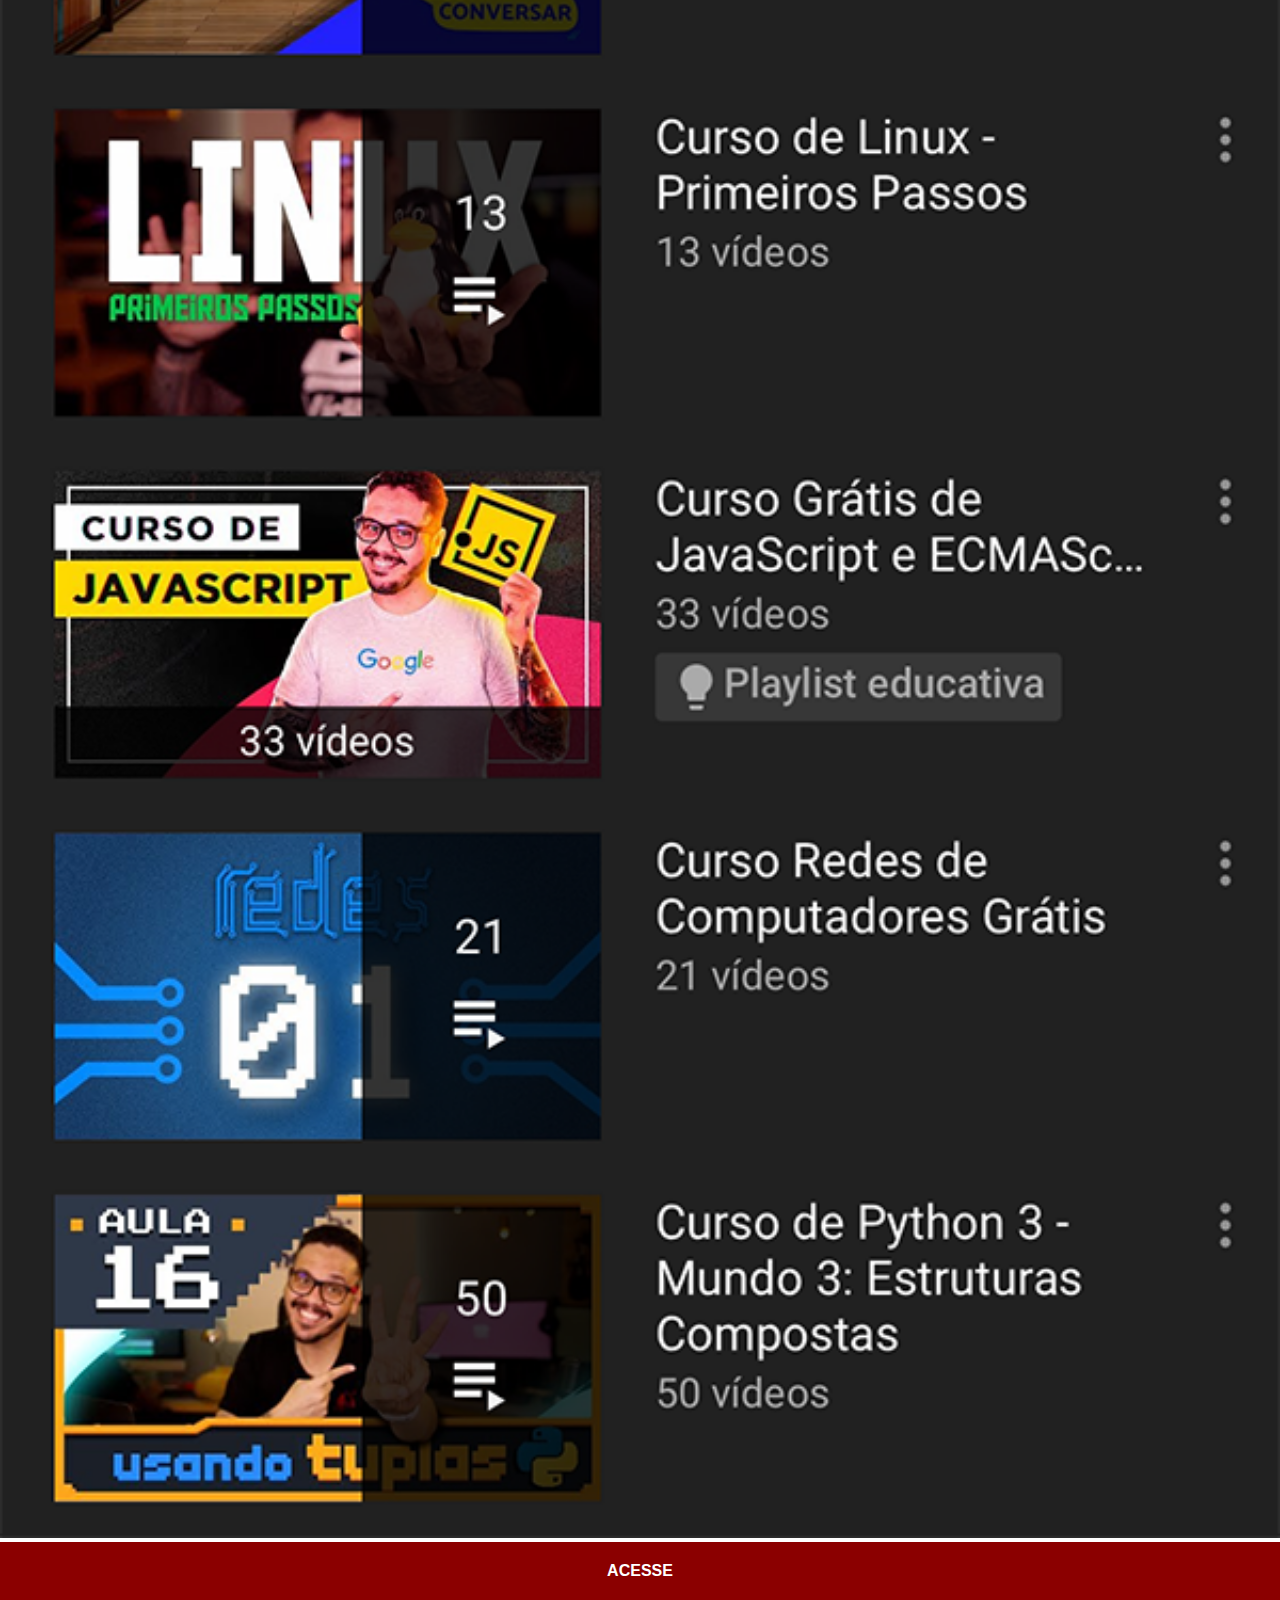
<file: youtube.html>
<!DOCTYPE html>
<html lang="pt-br">
<head>
    <meta charset="UTF-8">
    <meta name="viewport" content="width=device-width, initial-scale=1.0">
    <title>Youtube</title>
    <link rel="stylesheet" href="estilos/social.css">
    <style>
        * {
             margin: 0px;
            padding: 0px;
            font-family: Arial, Helvetica, sans-serif;
        }

        ::-webkit-scrollbar {
            width: 0px;
            height: 0px;
        }

        img {
            width: 100vw;

        }

        a {
            display: block;
            background-color: darkred;
            color: white;
            padding: 20px;
            text-align: center;
            font-weight: bolder;
            text-decoration: none;

        }

        a:hover {
            background-color: red;
        }
        
    </style>
</head>
<body>
    <img src="imagens/tela-youtube.png" alt="Youtube">
    <a href="https://www.youtube.com/watch?v=zHKHMmEG9vE&list=PLHz_AreHm4dkcVCk2Bn_fdVQ81Fkrh6WT" target="_blank">ACESSE</a>
    
</body>
</html>
</file>
<file: estilos/style.css>
@charset "UTF-8";

* {
    margin: 0px;
    padding: 0px;
    font-family: Arial, Helvetica, sans-serif;
}

html, body {
    height: 100vh;
    width: 100vw;
    background-color: black;
}

body {
    background: url('../imagens/fundo-madeira.jpg') no-repeat top center;
    background-size: cover;
    background-attachment: fixed;
}

main {
    position: relative;
    height: 100vh;
    
}

section#telefone {
    position: absolute;
    top: 50%;
    left: 50%;
    transform: translate(-50%, -50%);

    width: 311px;
    height: 627px;
    background: url('../imagens/frame-iphone.png') no-repeat;
    
}

iframe#tela {
    position: relative;
    top: 81px;
    left: 21px;

    width: 267px;
    height: 471px;
}

section#redes-sociais {
    text-align: right;
}

section#redes-sociais img {
    width: 70px;
    margin: 10px;
    border-radius: 50%;
    box-shadow: 2px 2px 5px rgba(0, 0, 0, 0.445);
    box-sizing: border-box;
}

section#redes-sociais img:hover {
    border: 2px solid rgba(255, 255, 255, 0.63);
    transform: translate(3px, 3px);
    box-shadow: 4px 4px 10px rgba(0, 0, 0, 0.616);
    transition: transform .3s, border 1s;
}
</file>
<file: estilos/social.css>
@charset "UTF-8";

 * {
             margin: 0px;
            padding: 0px;
            font-family: Arial, Helvetica, sans-serif;
        }

        ::-webkit-scrollbar {
            width: 0px;
            height: 0px;
        }

        img {
            width: 100vw;

        }

        a {
            display: block;
            background-color: darkred;
            color: white;
            padding: 20px;
            text-align: center;
            font-weight: bolder;
            text-decoration: none;

        }

        a:hover {
            background-color: red;
        }
</file>
